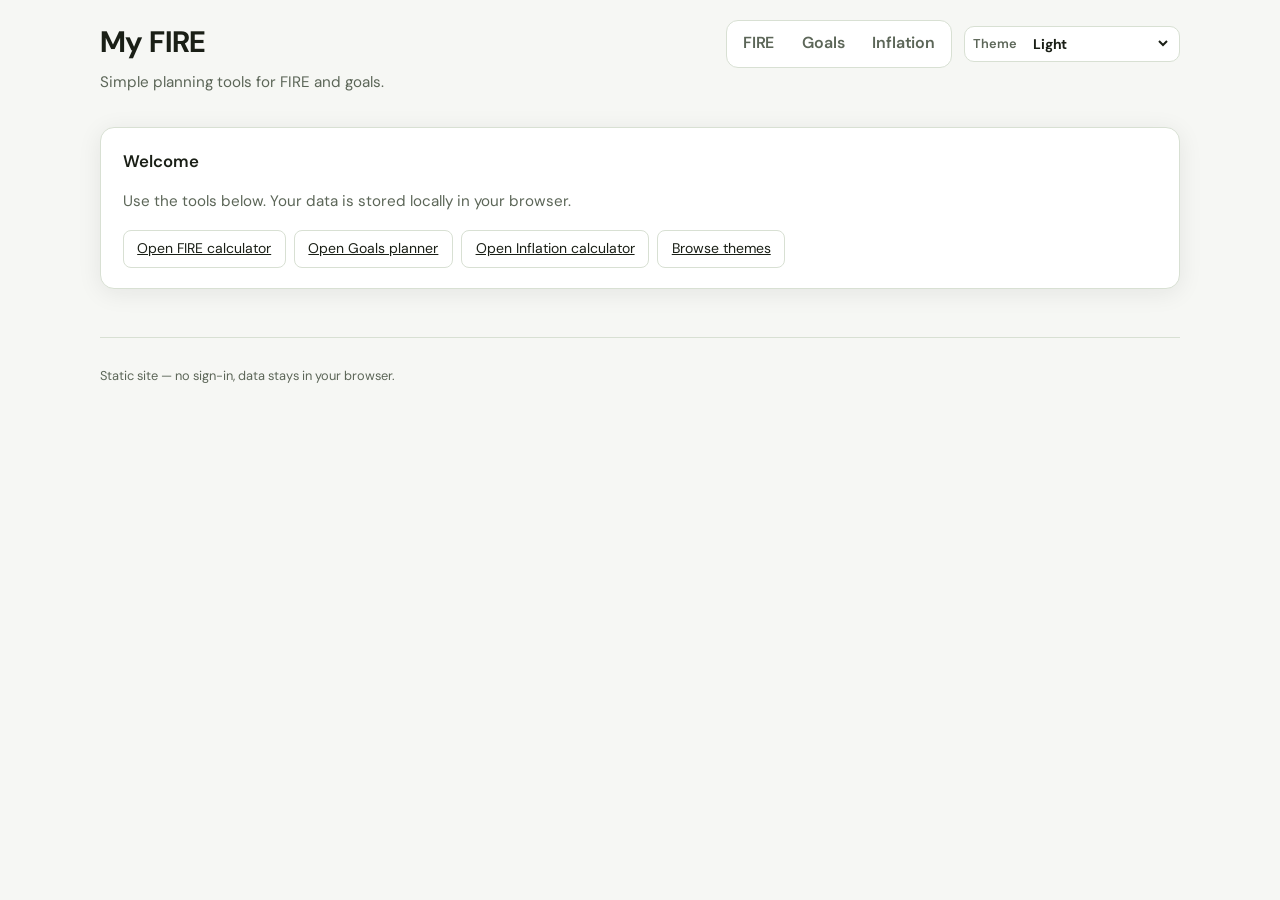
<file: index.html>
<!DOCTYPE html>
<html lang="en">
  <head>
    <meta charset="utf-8" />
    <meta name="viewport" content="width=device-width, initial-scale=1" />
    <meta
      name="description"
      content="FIRE calculator — monthly expenses, inflation, withdrawal rates, and corpus targets (Sheet4 parity)."
    />
    <link rel="canonical" href="https://tobu-aniket.github.io/my-fire/" />
    <title>My FIRE — calculator</title>
    <link rel="preconnect" href="https://fonts.googleapis.com" />
    <link rel="preconnect" href="https://fonts.gstatic.com" crossorigin />
    <link
      href="https://fonts.googleapis.com/css2?family=Comic+Neue:wght@400;700&family=DM+Sans:ital,opsz,wght@0,9..40,400;0,9..40,600;0,9..40,700;1,9..40,400&family=IBM+Plex+Mono:wght@400;500&display=swap"
      rel="stylesheet"
    />
    <link rel="stylesheet" href="css/styles.css" />
  </head>
  <body>
    <a class="skip-link" href="#main">Skip to main content</a>
    <div class="wrap">
      <header class="site-header">
        <div>
          <h1><a class="brand-link" href="index.html">My FIRE</a></h1>
          <p class="lede">Simple planning tools for FIRE and goals.</p>
        </div>
        <div class="header-actions">
          <nav class="nav-links" aria-label="Pages">
            <a class="nav-link" href="fire.html">FIRE</a>
            <a class="nav-link" href="goals.html">Goals</a>
            <a class="nav-link" href="inflation.html">Inflation</a>
          </nav>
          <label class="theme-switch" for="theme-select">
            <span class="theme-switch__label">Theme</span>
            <select id="theme-select" class="theme-switch__select" aria-label="Theme">
              <option value="light">Light</option>
              <option value="dark">Dark</option>
              <option value="vscodeDefault">VS Code (default)</option>
              <option value="vscodeDark">VS Code (dark)</option>
              <option value="oneDarkPro">One Dark Pro</option>
              <option value="funky">Funky</option>
              <option value="ocean">Ocean</option>
              <option value="midnight">Midnight</option>
              <option value="atomOneDark">Atom One Dark</option>
              <option value="morningMystery">Morning Mystery</option>
              <option value="matrix">Matrix</option>
              <option value="winamp">Winamp</option>
              <option value="supernova">Supernova</option>
              <option value="sunrise">Sunrise</option>
              <option value="snowPeak">Snow peak</option>
            </select>
          </label>
        </div>
      </header>

      <main id="main">
        <section class="card">
          <h2>Welcome</h2>
          <p class="lede" style="max-width: 68ch">Use the tools below. Your data is stored locally in your browser.</p>
          <div class="field-actions" style="margin-top: 1rem">
            <a class="btn" href="fire.html">Open FIRE calculator</a>
            <a class="btn" href="goals.html">Open Goals planner</a>
            <a class="btn" href="inflation.html">Open Inflation calculator</a>
            <a class="btn" href="themes.html">Browse themes</a>
          </div>
        </section>
      </main>

      <footer class="site-footer">
        <p>Static site — no sign-in, data stays in your browser.</p>
      </footer>
    </div>
    <script type="module" src="js/home/page.js"></script>
  </body>
</html>
</file>
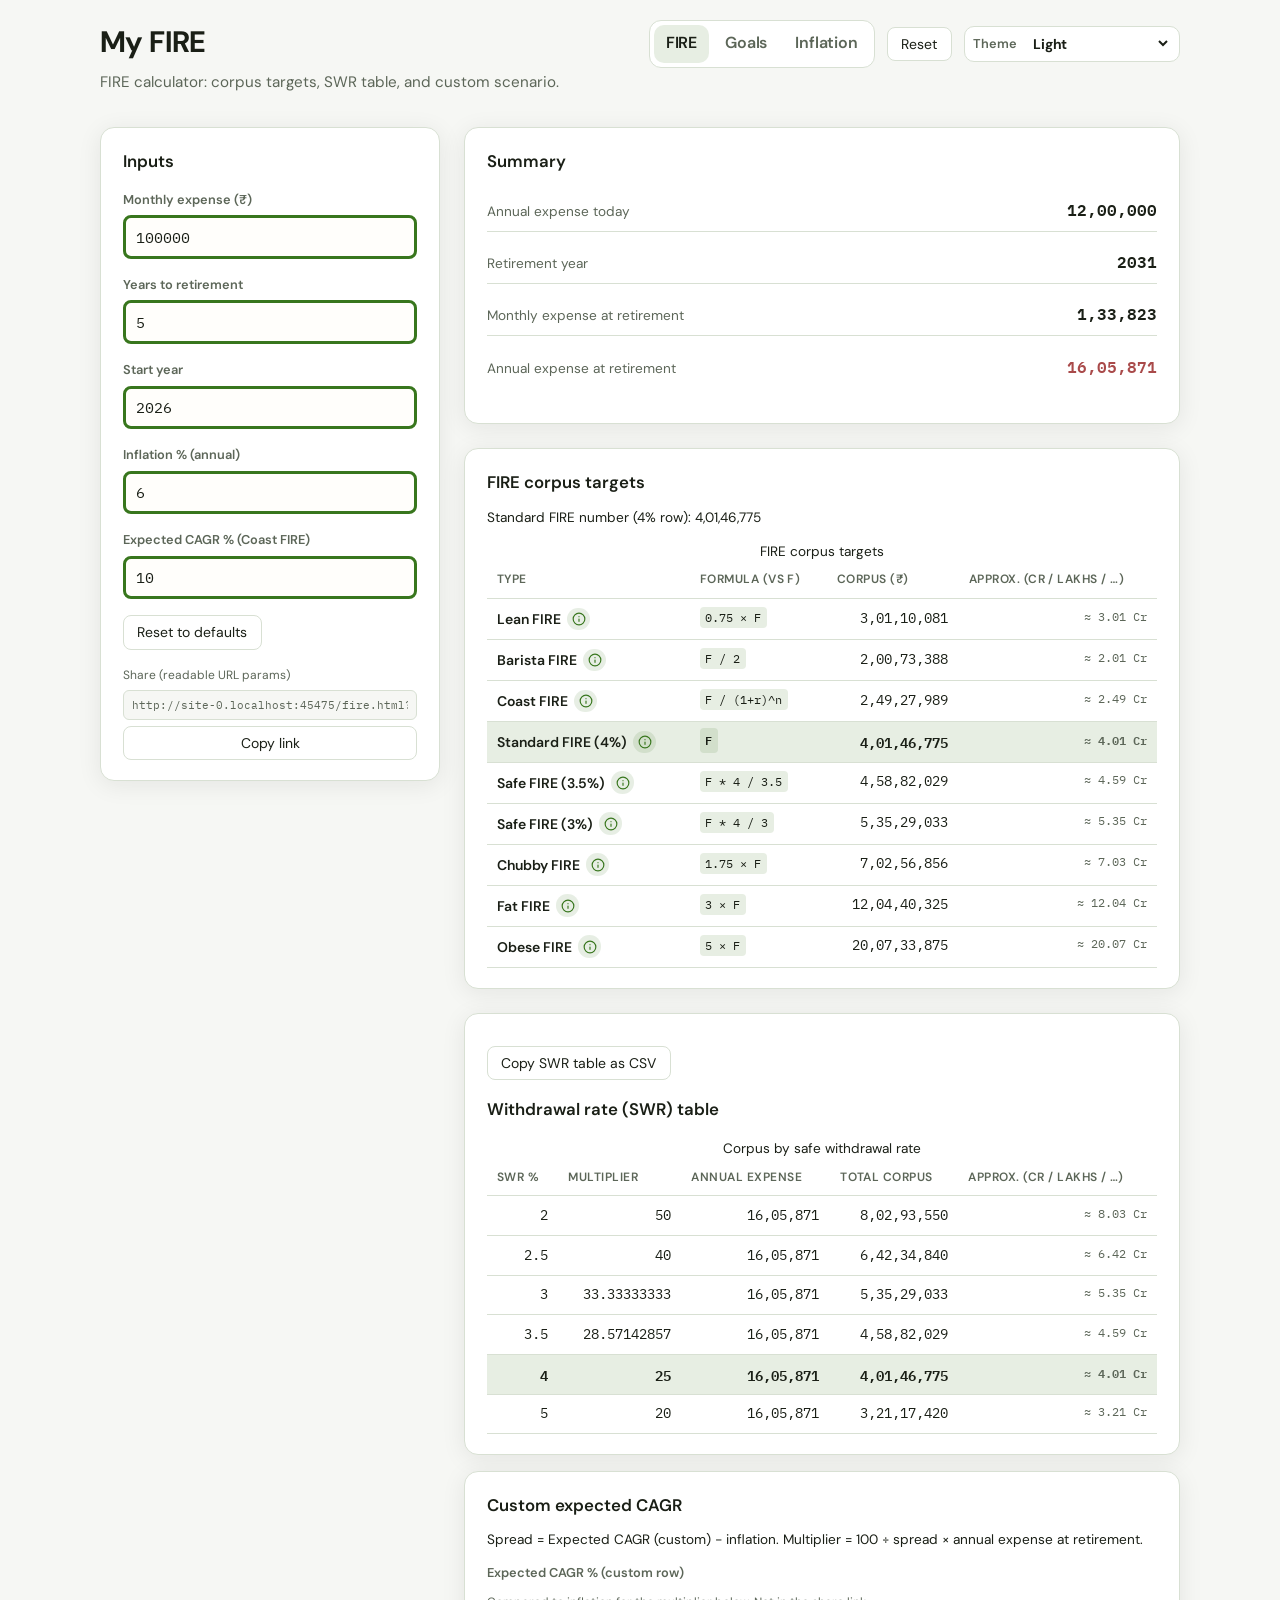
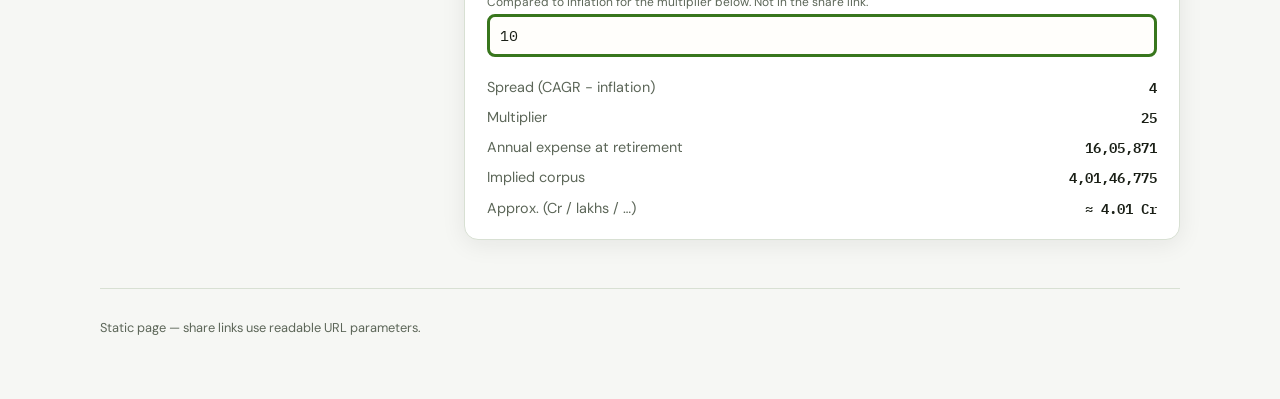
<file: fire.html>
<!DOCTYPE html>
<html lang="en">
  <head>
    <meta charset="utf-8" />
    <meta name="viewport" content="width=device-width, initial-scale=1" />
    <meta
      name="description"
      content="FIRE calculator — monthly expenses, inflation, withdrawal rates, and corpus targets."
    />
    <link rel="canonical" href="https://tobu-aniket.github.io/my-fire/fire.html" />
    <title>My FIRE — FIRE</title>
    <link rel="preconnect" href="https://fonts.googleapis.com" />
    <link rel="preconnect" href="https://fonts.gstatic.com" crossorigin />
    <link
      href="https://fonts.googleapis.com/css2?family=Comic+Neue:wght@400;700&family=DM+Sans:ital,opsz,wght@0,9..40,400;0,9..40,600;0,9..40,700;1,9..40,400&family=IBM+Plex+Mono:wght@400;500&display=swap"
      rel="stylesheet"
    />
    <link rel="stylesheet" href="css/styles.css" />
  </head>
  <body>
    <a class="skip-link" href="#main">Skip to main content</a>
    <div class="wrap">
      <header class="site-header">
        <div>
          <h1><a class="brand-link" href="index.html">My FIRE</a></h1>
          <p class="lede">FIRE calculator: corpus targets, SWR table, and custom scenario.</p>
        </div>
        <div class="header-actions">
          <nav class="nav-links" aria-label="Pages">
            <a class="nav-link nav-link--active" href="fire.html">FIRE</a>
            <a class="nav-link" href="goals.html">Goals</a>
            <a class="nav-link" href="inflation.html">Inflation</a>
          </nav>
          <button type="button" class="btn" id="btn-reset-all" title="Reset to defaults">Reset</button>
          <label class="theme-switch" for="theme-select">
            <span class="theme-switch__label">Theme</span>
            <select id="theme-select" class="theme-switch__select" aria-label="Theme">
              <option value="light">Light</option>
              <option value="dark">Dark</option>
              <option value="vscodeDefault">VS Code (default)</option>
              <option value="vscodeDark">VS Code (dark)</option>
              <option value="oneDarkPro">One Dark Pro</option>
              <option value="funky">Funky</option>
              <option value="ocean">Ocean</option>
              <option value="midnight">Midnight</option>
              <option value="atomOneDark">Atom One Dark</option>
              <option value="morningMystery">Morning Mystery</option>
              <option value="matrix">Matrix</option>
              <option value="winamp">Winamp</option>
              <option value="supernova">Supernova</option>
              <option value="sunrise">Sunrise</option>
              <option value="snowPeak">Snow peak</option>
            </select>
          </label>
        </div>
      </header>

      <main id="main" class="grid-main">
        <section class="card" aria-labelledby="inputs-heading">
          <h2 id="inputs-heading">Inputs</h2>
          <div class="field">
            <label for="in-c2">Monthly expense (₹)</label>
            <input class="input-editable" id="in-c2" type="number" inputmode="decimal" min="0" step="1" required />
          </div>
          <div class="field">
            <label for="in-f2">Years to retirement</label>
            <input class="input-editable" id="in-f2" type="number" inputmode="decimal" min="0" max="80" step="0.1" required />
          </div>
          <div class="field">
            <label for="in-c4">Start year</label>
            <input class="input-editable" id="in-c4" type="number" inputmode="numeric" min="1900" max="2200" step="1" required />
          </div>
          <div class="field">
            <label for="in-f4">Inflation % (annual)</label>
            <input class="input-editable" id="in-f4" type="number" inputmode="decimal" step="0.1" required />
          </div>
          <div class="field">
            <label for="in-f7">Expected CAGR % (Coast FIRE)</label>
            <input class="input-editable" id="in-f7" type="number" inputmode="decimal" step="0.1" required />
          </div>
          <div class="field-actions">
            <button type="button" class="btn" id="btn-reset">Reset to defaults</button>
          </div>
          <div class="share-row">
            <label for="share-link">Share (readable URL params)</label>
            <input id="share-link" class="share-url" type="text" readonly aria-readonly="true" />
            <button type="button" class="btn" id="btn-copy-url">Copy link</button>
          </div>
        </section>

        <div>
          <section class="card" aria-labelledby="summary-heading">
            <h2 id="summary-heading">Summary</h2>
            <dl class="metrics">
              <div class="metric">
                <dt>Annual expense today</dt>
                <dd id="out-c3">—</dd>
              </div>
              <div class="metric">
                <dt>Retirement year</dt>
                <dd id="out-c5">—</dd>
              </div>
              <div class="metric">
                <dt>Monthly expense at retirement</dt>
                <dd id="out-c7">—</dd>
              </div>
              <div class="metric">
                <dt>Annual expense at retirement</dt>
                <dd id="out-c8">—</dd>
              </div>
            </dl>
          </section>

          <section class="card" style="margin-top: 1.5rem" aria-labelledby="fire-heading">
            <h2 id="fire-heading">FIRE corpus targets</h2>
            <p id="std-fire-note" class="hint" style="margin: -0.25rem 0 0.75rem; font-size: 0.85rem"></p>
            <div class="table-wrap table-wrap--fire">
              <table id="fire-table">
                <caption>FIRE corpus targets</caption>
                <thead>
                  <tr>
                    <th scope="col" data-sort="label" aria-sort="none">
                      <button type="button" class="sort-btn">Type</button>
                    </th>
                    <th scope="col" data-sort="formula" aria-sort="none">
                      <button type="button" class="sort-btn">Formula (vs F)</button>
                    </th>
                    <th scope="col" class="num" data-sort="corpus" aria-sort="none">
                      <button type="button" class="sort-btn">Corpus (₹)</button>
                    </th>
                    <th
                      scope="col"
                      class="num"
                      title="Largest Indian unit, up to 2 decimal places"
                      data-sort="approx"
                      aria-sort="none"
                    >
                      <button type="button" class="sort-btn">Approx. (Cr / lakhs / …)</button>
                    </th>
                  </tr>
                </thead>
                <tbody id="fire-tbody"></tbody>
              </table>
            </div>
          </section>

          <section class="card" style="margin-top: 1.5rem" aria-labelledby="swr-heading">
            <div class="toolbar">
              <button type="button" class="btn" id="btn-copy-csv">Copy SWR table as CSV</button>
            </div>
            <h2 id="swr-heading" class="section-title">Withdrawal rate (SWR) table</h2>
            <div class="table-wrap">
              <table>
                <caption>Corpus by safe withdrawal rate</caption>
                <thead>
                  <tr>
                    <th scope="col">SWR %</th>
                    <th scope="col" class="num">Multiplier</th>
                    <th scope="col" class="num">Annual expense</th>
                    <th scope="col" class="num">Total corpus</th>
                    <th scope="col" class="num" title="Largest Indian unit, up to 2 decimal places">
                      Approx. (Cr / lakhs / …)
                    </th>
                  </tr>
                </thead>
                <tbody id="swr-tbody"></tbody>
              </table>
            </div>
          </section>

          <section class="card custom-card" aria-labelledby="custom-heading">
            <h2 id="custom-heading">Custom expected CAGR</h2>
            <p class="hint" style="margin-top: -0.35rem; font-size: 0.85rem">
              Spread = Expected CAGR (custom) − inflation. Multiplier = 100 ÷ spread × annual expense at retirement.
            </p>
            <div class="field field--custom">
              <label for="in-a22">Expected CAGR % (custom row)</label>
              <span class="hint">Compared to inflation for the multiplier below. Not in the share link.</span>
              <input class="input-editable" id="in-a22" type="number" inputmode="decimal" step="0.1" required />
            </div>
            <div id="custom-block" class="custom-grid">
              <div><span>Spread (CAGR − inflation)</span> <span class="mono" id="out-b23">—</span></div>
              <div><span>Multiplier</span> <span class="mono" id="out-c23">—</span></div>
              <div><span>Annual expense at retirement</span> <span class="mono" id="out-d23">—</span></div>
              <div><span>Implied corpus</span> <span class="mono" id="out-e23">—</span></div>
              <div><span>Approx. (Cr / lakhs / …)</span> <span class="mono" id="out-g23">—</span></div>
            </div>
            <div id="custom-warning" class="warning" hidden aria-live="polite"></div>
          </section>
        </div>
      </main>

      <footer class="site-footer">
        <p>Static page — share links use readable URL parameters.</p>
      </footer>
    </div>
    <script type="module" src="js/fire/index.js"></script>
  </body>
</html>
</file>
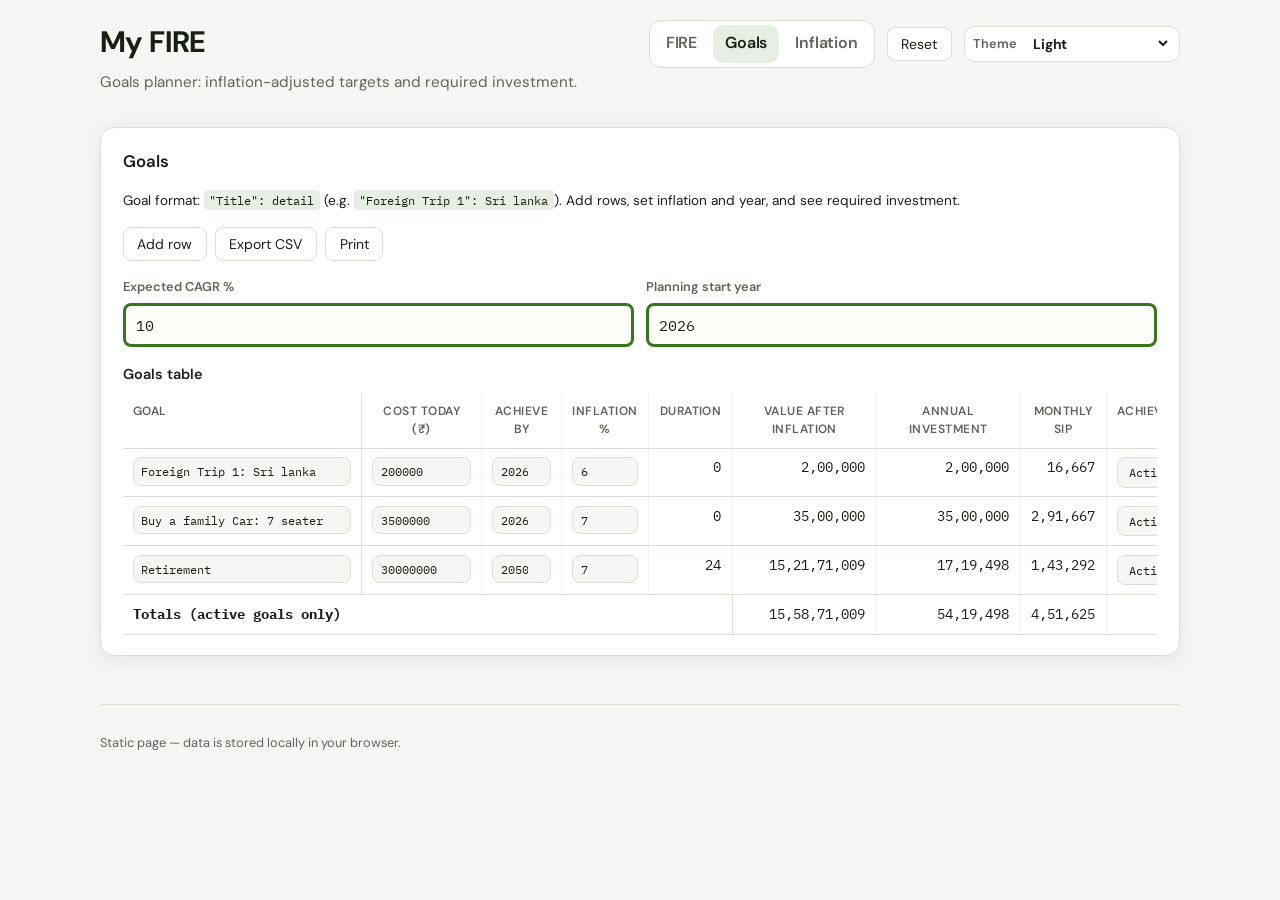
<file: goals.html>
<!DOCTYPE html>
<html lang="en">
  <head>
    <meta charset="utf-8" />
    <meta name="viewport" content="width=device-width, initial-scale=1" />
    <meta name="description" content="Goals planner — inflation-adjusted targets and required SIP." />
    <link rel="canonical" href="https://tobu-aniket.github.io/my-fire/goals.html" />
    <title>My FIRE — Goals</title>
    <link rel="preconnect" href="https://fonts.googleapis.com" />
    <link rel="preconnect" href="https://fonts.gstatic.com" crossorigin />
    <link
      href="https://fonts.googleapis.com/css2?family=Comic+Neue:wght@400;700&family=DM+Sans:ital,opsz,wght@0,9..40,400;0,9..40,600;0,9..40,700;1,9..40,400&family=IBM+Plex+Mono:wght@400;500&display=swap"
      rel="stylesheet"
    />
    <link rel="stylesheet" href="css/styles.css" />
  </head>
  <body>
    <a class="skip-link" href="#main">Skip to main content</a>
    <div class="wrap">
      <header class="site-header">
        <div>
          <h1><a class="brand-link" href="index.html">My FIRE</a></h1>
          <p class="lede">Goals planner: inflation-adjusted targets and required investment.</p>
        </div>
        <div class="header-actions">
          <nav class="nav-links" aria-label="Pages">
            <a class="nav-link" href="fire.html">FIRE</a>
            <a class="nav-link nav-link--active" href="goals.html">Goals</a>
            <a class="nav-link" href="inflation.html">Inflation</a>
          </nav>
          <button type="button" class="btn" id="btn-reset-all" title="Reset to defaults">Reset</button>
          <label class="theme-switch" for="theme-select">
            <span class="theme-switch__label">Theme</span>
            <select id="theme-select" class="theme-switch__select" aria-label="Theme">
              <option value="light">Light</option>
              <option value="dark">Dark</option>
              <option value="vscodeDefault">VS Code (default)</option>
              <option value="vscodeDark">VS Code (dark)</option>
              <option value="oneDarkPro">One Dark Pro</option>
              <option value="funky">Funky</option>
              <option value="ocean">Ocean</option>
              <option value="midnight">Midnight</option>
              <option value="atomOneDark">Atom One Dark</option>
              <option value="morningMystery">Morning Mystery</option>
              <option value="matrix">Matrix</option>
              <option value="winamp">Winamp</option>
              <option value="supernova">Supernova</option>
              <option value="sunrise">Sunrise</option>
              <option value="snowPeak">Snow peak</option>
            </select>
          </label>
        </div>
      </header>

      <main id="main">
        <section class="card" aria-labelledby="goals-heading">
          <div class="goals-head">
            <div>
              <h2 id="goals-heading">Goals</h2>
              <p class="hint" style="margin: 0.25rem 0 0; font-size: 0.85rem">
                Goal format: <code>"Title": detail</code> (e.g. <code>"Foreign Trip 1": Sri lanka</code>). Add rows, set inflation and year, and see required investment.
              </p>
            </div>
            <div class="goals-actions">
              <button type="button" class="btn" id="goals-add-row">Add row</button>
              <button type="button" class="btn" id="goals-export-csv">Export CSV</button>
              <button type="button" class="btn" id="goals-print">Print</button>
            </div>
          </div>

          <div class="goals-controls">
            <div class="field" style="margin: 0">
              <label for="goals-cagr">Expected CAGR %</label>
              <input class="input-editable" id="goals-cagr" type="number" inputmode="decimal" step="0.1" value="10" required />
            </div>
            <div class="field" style="margin: 0">
              <label for="goals-start-year">Planning start year</label>
              <input class="input-editable" id="goals-start-year" type="number" inputmode="numeric" step="1" min="1990" max="2100" value="2026" required />
            </div>
          </div>

          <div class="table-wrap">
            <div class="table-caption" id="goals-table-caption">Goals table</div>
            <table id="goals-table" aria-label="Goals table">
              <thead>
                <tr>
                  <th scope="col" class="col-goal" data-sort="goalCombined" aria-sort="none"><button type="button" class="sort-btn">Goal</button></th>
                  <th scope="col" class="num" data-sort="costToday" aria-sort="none"><button type="button" class="sort-btn">Cost today (₹)</button></th>
                  <th scope="col" class="num" data-sort="achieveByYear" aria-sort="none"><button type="button" class="sort-btn">Achieve by</button></th>
                  <th scope="col" class="num col-inflation" data-sort="segmentInflationPct" aria-sort="none"><button type="button" class="sort-btn">Inflation %</button></th>
                  <th scope="col" class="num col-duration" data-sort="durationYears" aria-sort="none"><button type="button" class="sort-btn">Duration</button></th>
                  <th scope="col" class="num" data-sort="valueAfterInflation" aria-sort="none"><button type="button" class="sort-btn">Value after inflation</button></th>
                  <th scope="col" class="num" data-sort="annualInvestment" aria-sort="none"><button type="button" class="sort-btn">Annual investment</button></th>
                  <th scope="col" class="num" data-sort="monthlySip" aria-sort="none"><button type="button" class="sort-btn">Monthly SIP</button></th>
                  <th scope="col" data-sort="goalStatus" aria-sort="none">
                    <button type="button" class="sort-btn">Achieved / Not my goal</button>
                  </th>
                  <th scope="col" class="col-actions" title="Actions">🗑</th>
                </tr>
              </thead>
              <tbody id="goals-tbody"></tbody>
              <tfoot>
                <tr>
                  <td colspan="5" class="num"><strong>Totals (active goals only)</strong></td>
                  <td class="num" id="goals-sum-value">—</td>
                  <td class="num" id="goals-sum-annual">—</td>
                  <td class="num" id="goals-sum-monthly">—</td>
                  <td colspan="2"></td>
                </tr>
              </tfoot>
            </table>
          </div>
        </section>
      </main>

      <footer class="site-footer">
        <p>Static page — data is stored locally in your browser.</p>
      </footer>
    </div>
    <script type="module" src="js/goals/page.js"></script>
  </body>
</html>
</file>
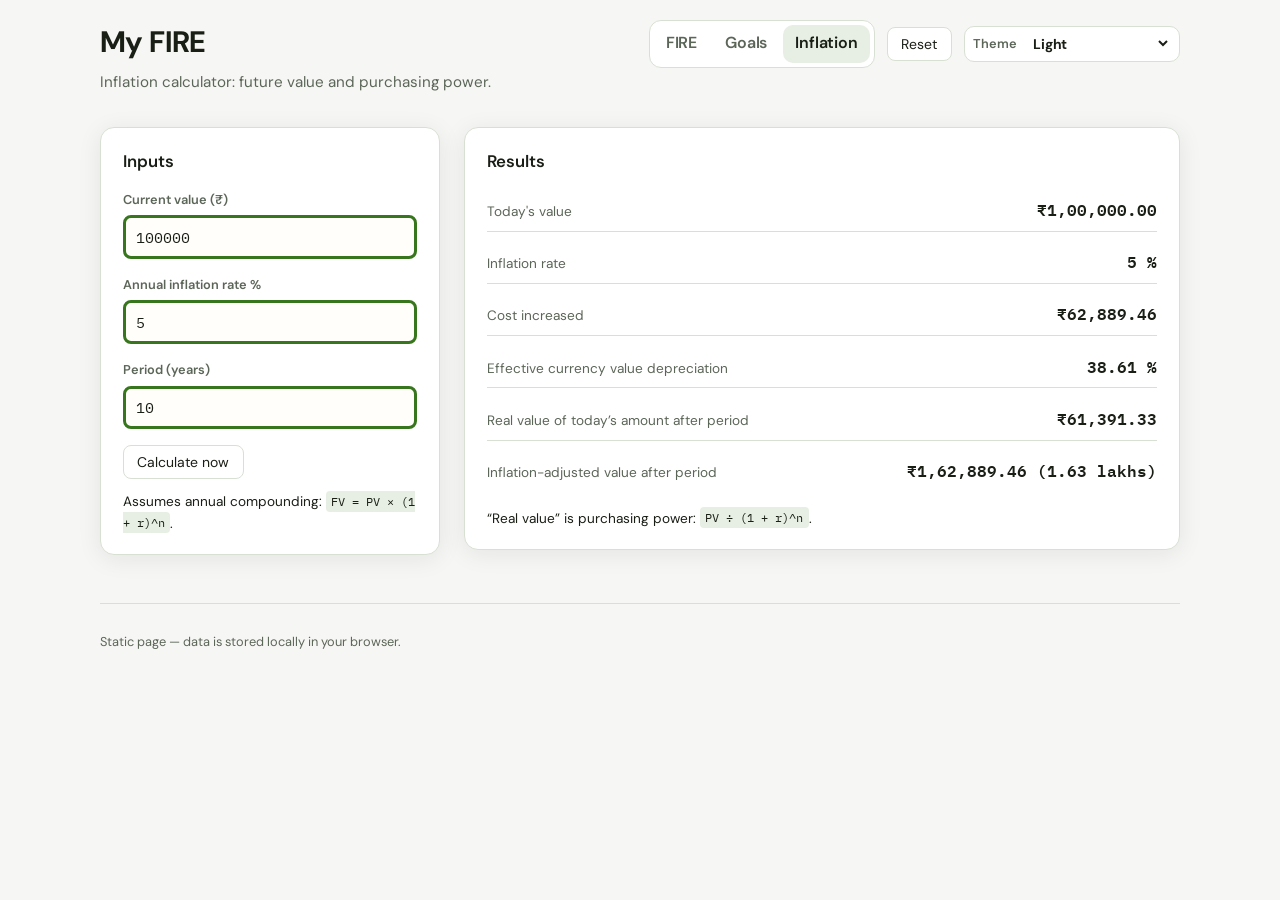
<file: inflation.html>
<!DOCTYPE html>
<html lang="en">
  <head>
    <meta charset="utf-8" />
    <meta name="viewport" content="width=device-width, initial-scale=1" />
    <meta name="description" content="Inflation calculator — future value, purchasing power, and depreciation." />
    <link rel="canonical" href="https://tobu-aniket.github.io/my-fire/inflation.html" />
    <title>My FIRE — Inflation</title>
    <link rel="preconnect" href="https://fonts.googleapis.com" />
    <link rel="preconnect" href="https://fonts.gstatic.com" crossorigin />
    <link
      href="https://fonts.googleapis.com/css2?family=Comic+Neue:wght@400;700&family=DM+Sans:ital,opsz,wght@0,9..40,400;0,9..40,600;0,9..40,700;1,9..40,400&family=IBM+Plex+Mono:wght@400;500&display=swap"
      rel="stylesheet"
    />
    <link rel="stylesheet" href="css/styles.css" />
  </head>
  <body>
    <a class="skip-link" href="#main">Skip to main content</a>
    <div class="wrap">
      <header class="site-header">
        <div>
          <h1><a class="brand-link" href="index.html">My FIRE</a></h1>
          <p class="lede">Inflation calculator: future value and purchasing power.</p>
        </div>
        <div class="header-actions">
          <nav class="nav-links" aria-label="Pages">
            <a class="nav-link" href="fire.html">FIRE</a>
            <a class="nav-link" href="goals.html">Goals</a>
            <a class="nav-link nav-link--active" href="inflation.html">Inflation</a>
          </nav>
          <button type="button" class="btn" id="btn-reset-all" title="Reset to defaults">Reset</button>
          <label class="theme-switch" for="theme-select">
            <span class="theme-switch__label">Theme</span>
            <select id="theme-select" class="theme-switch__select" aria-label="Theme">
              <option value="light">Light</option>
              <option value="dark">Dark</option>
              <option value="vscodeDefault">VS Code (default)</option>
              <option value="vscodeDark">VS Code (dark)</option>
              <option value="oneDarkPro">One Dark Pro</option>
              <option value="funky">Funky</option>
              <option value="ocean">Ocean</option>
              <option value="midnight">Midnight</option>
              <option value="atomOneDark">Atom One Dark</option>
              <option value="morningMystery">Morning Mystery</option>
              <option value="matrix">Matrix</option>
              <option value="winamp">Winamp</option>
              <option value="supernova">Supernova</option>
              <option value="sunrise">Sunrise</option>
              <option value="snowPeak">Snow peak</option>
            </select>
          </label>
        </div>
      </header>

      <main id="main" class="grid-main">
        <section class="card" aria-labelledby="inflation-inputs">
          <h2 id="inflation-inputs">Inputs</h2>

          <div class="field">
            <label for="inf-current">Current value (₹)</label>
            <input class="input-editable" id="inf-current" type="number" inputmode="decimal" min="0" step="1" required />
          </div>

          <div class="field">
            <label for="inf-rate">Annual inflation rate %</label>
            <input class="input-editable" id="inf-rate" type="number" inputmode="decimal" step="0.1" required />
          </div>

          <div class="field">
            <label for="inf-years">Period (years)</label>
            <input class="input-editable" id="inf-years" type="number" inputmode="decimal" min="0" step="0.5" required />
          </div>

          <div class="field-actions">
            <button type="button" class="btn" id="inf-calc">Calculate now</button>
          </div>

          <p class="hint" style="margin: 0.75rem 0 0; font-size: 0.85rem">
            Assumes annual compounding: <code>FV = PV × (1 + r)^n</code>.
          </p>
        </section>

        <section class="card" aria-labelledby="inflation-results">
          <h2 id="inflation-results">Results</h2>

          <dl class="metrics">
            <div class="metric">
              <dt>Today's value</dt>
              <dd id="out-inf-today">—</dd>
            </div>
            <div class="metric">
              <dt>Inflation rate</dt>
              <dd id="out-inf-rate">—</dd>
            </div>
            <div class="metric">
              <dt>Cost increased</dt>
              <dd id="out-inf-increase">—</dd>
            </div>
            <div class="metric">
              <dt>Effective currency value depreciation</dt>
              <dd id="out-inf-depr">—</dd>
            </div>
            <div class="metric">
              <dt>Real value of today’s amount after period</dt>
              <dd id="out-inf-real">—</dd>
            </div>
            <div class="metric">
              <dt>Inflation-adjusted value after period</dt>
              <dd id="out-inf-fv">—</dd>
            </div>
          </dl>

          <p class="hint" style="margin: 0.75rem 0 0; font-size: 0.85rem">
            “Real value” is purchasing power: <code>PV ÷ (1 + r)^n</code>.
          </p>
        </section>
      </main>

      <footer class="site-footer">
        <p>Static page — data is stored locally in your browser.</p>
      </footer>
    </div>
    <script type="module" src="js/inflation/page.js"></script>
  </body>
</html>
</file>
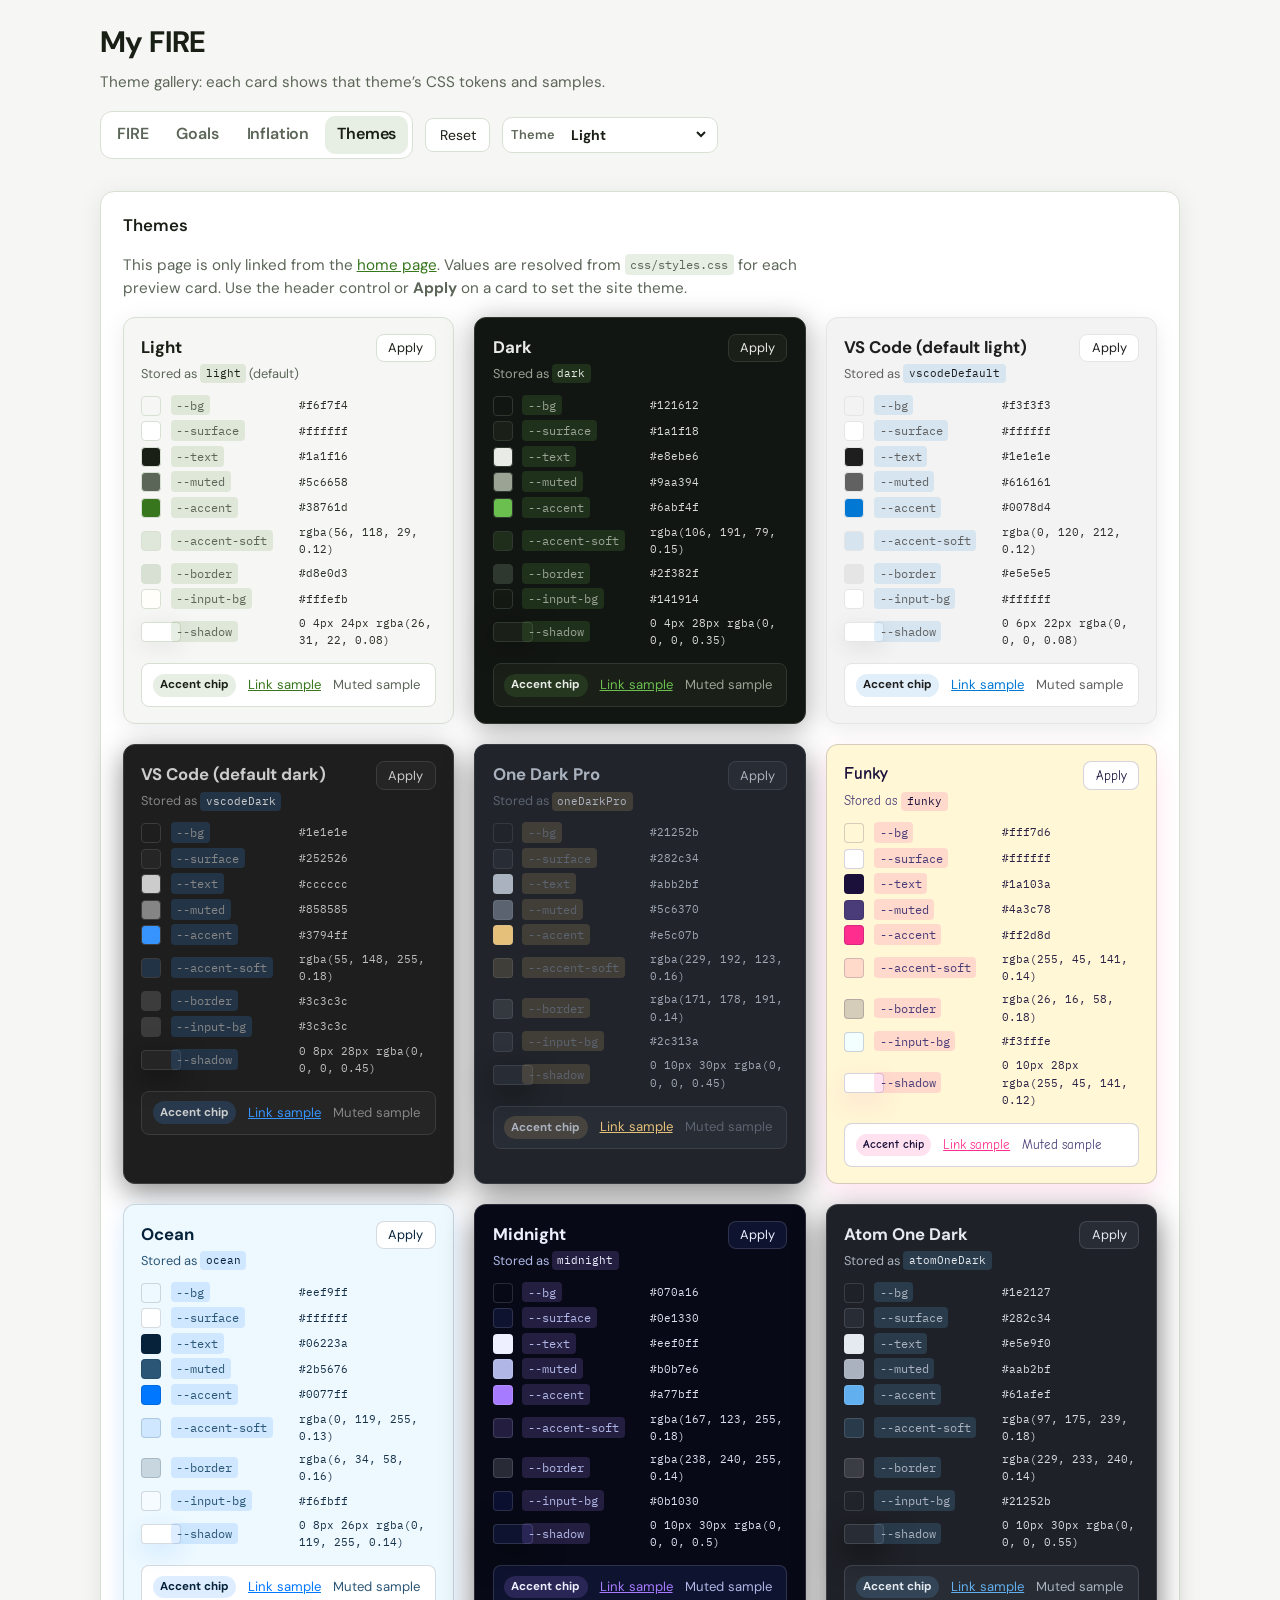
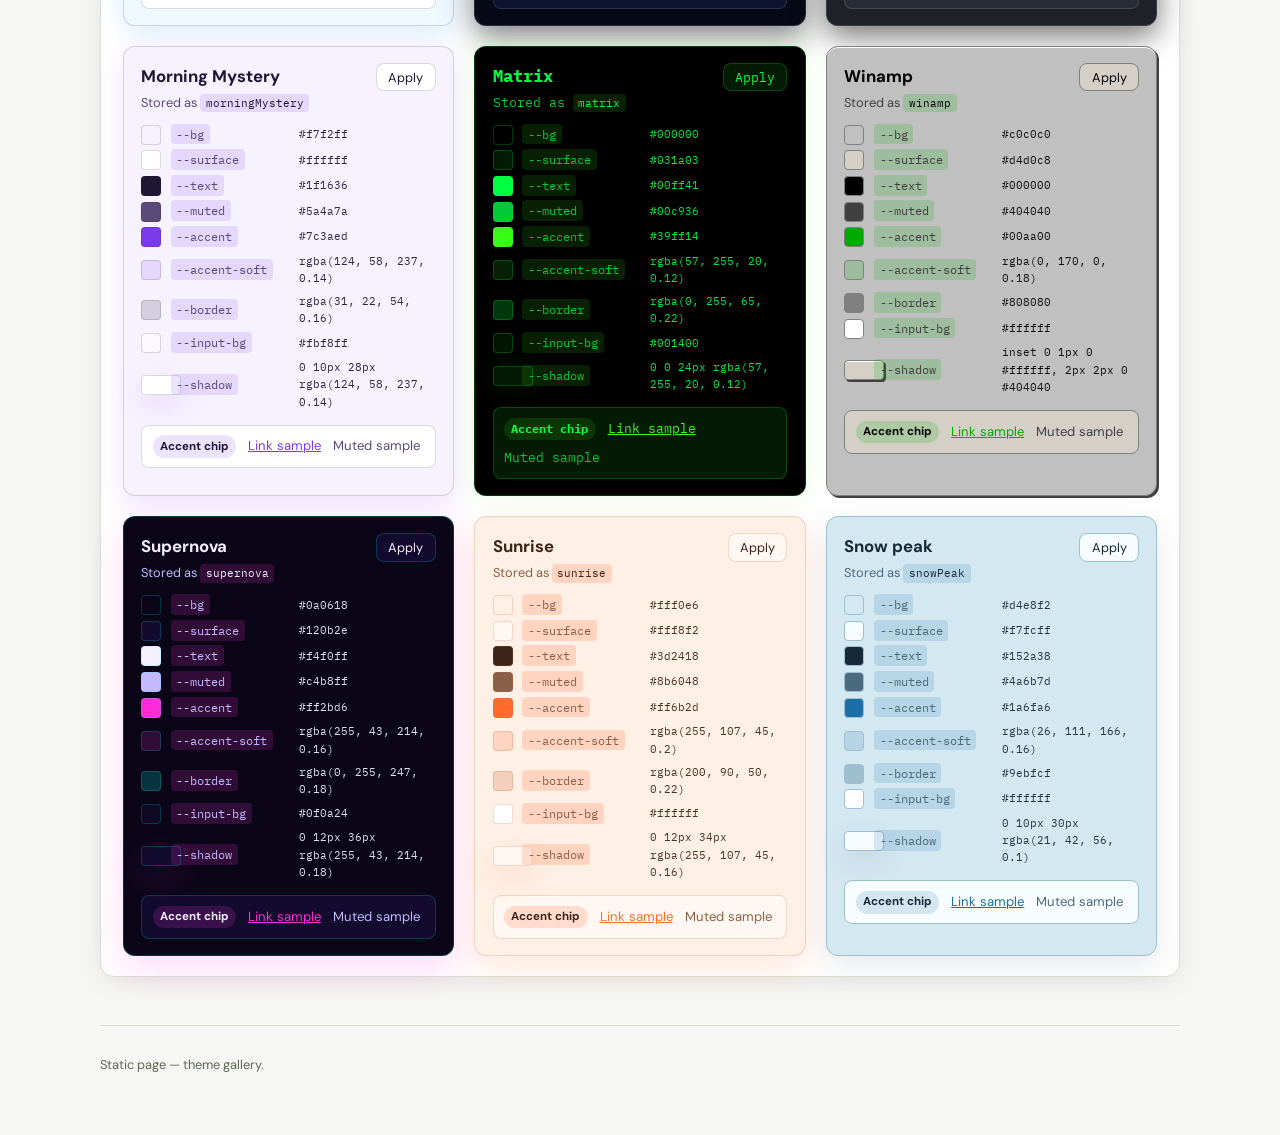
<file: themes.html>
<!DOCTYPE html>
<html lang="en">
  <head>
    <meta charset="utf-8" />
    <meta name="viewport" content="width=device-width, initial-scale=1" />
    <meta name="description" content="Read-only gallery of My FIRE UI themes and CSS color tokens." />
    <link rel="canonical" href="https://tobu-aniket.github.io/my-fire/themes.html" />
    <title>My FIRE — Themes</title>
    <link rel="preconnect" href="https://fonts.googleapis.com" />
    <link rel="preconnect" href="https://fonts.gstatic.com" crossorigin />
    <link
      href="https://fonts.googleapis.com/css2?family=Comic+Neue:wght@400;700&family=DM+Sans:ital,opsz,wght@0,9..40,400;0,9..40,600;0,9..40,700;1,9..40,400&family=IBM+Plex+Mono:wght@400;500&display=swap"
      rel="stylesheet"
    />
    <link rel="stylesheet" href="css/styles.css" />
  </head>
  <body>
    <a class="skip-link" href="#main">Skip to main content</a>
    <div class="wrap">
      <header class="site-header">
        <div>
          <h1><a class="brand-link" href="index.html">My FIRE</a></h1>
          <p class="lede">Theme gallery: each card shows that theme’s CSS tokens and samples.</p>
        </div>
        <div class="header-actions">
          <nav class="nav-links" aria-label="Pages">
            <a class="nav-link" href="fire.html">FIRE</a>
            <a class="nav-link" href="goals.html">Goals</a>
            <a class="nav-link" href="inflation.html">Inflation</a>
            <span class="nav-link nav-link--active" aria-current="page">Themes</span>
          </nav>
          <button type="button" class="btn" id="btn-reset-all" title="Reset to defaults">Reset</button>
          <label class="theme-switch" for="theme-select">
            <span class="theme-switch__label">Theme</span>
            <select id="theme-select" class="theme-switch__select" aria-label="Theme">
              <option value="light">Light</option>
              <option value="dark">Dark</option>
              <option value="vscodeDefault">VS Code (default)</option>
              <option value="vscodeDark">VS Code (dark)</option>
              <option value="oneDarkPro">One Dark Pro</option>
              <option value="funky">Funky</option>
              <option value="ocean">Ocean</option>
              <option value="midnight">Midnight</option>
              <option value="atomOneDark">Atom One Dark</option>
              <option value="morningMystery">Morning Mystery</option>
              <option value="matrix">Matrix</option>
              <option value="winamp">Winamp</option>
              <option value="supernova">Supernova</option>
              <option value="sunrise">Sunrise</option>
              <option value="snowPeak">Snow peak</option>
            </select>
          </label>
        </div>
      </header>

      <main id="main">
        <section class="card" aria-labelledby="themes-heading">
          <h2 id="themes-heading">Themes</h2>
          <p class="themes-intro">
            This page is only linked from the <a href="index.html">home page</a>. Values are resolved from
            <code>css/styles.css</code> for each preview card. Use the header control or <strong>Apply</strong> on a card
            to set the site theme.
          </p>

          <div class="themes-grid">
            <article class="theme-scheme-card" data-theme="light" aria-labelledby="theme-light-title">
              <header class="theme-scheme-card__header">
                <h2 id="theme-light-title">Light</h2>
                <p class="theme-scheme-card__hint">Stored as <code>light</code> (default)</p>
              </header>
              <ul class="theme-token-list" role="list">
                <li class="theme-token-list__item">
                  <span class="theme-token-list__swatch" style="background: var(--bg)" aria-hidden="true"></span>
                  <span class="theme-token-list__name"><code>--bg</code></span>
                  <span class="theme-token-list__value" data-token="--bg"></span>
                </li>
                <li class="theme-token-list__item">
                  <span class="theme-token-list__swatch" style="background: var(--surface)" aria-hidden="true"></span>
                  <span class="theme-token-list__name"><code>--surface</code></span>
                  <span class="theme-token-list__value" data-token="--surface"></span>
                </li>
                <li class="theme-token-list__item">
                  <span class="theme-token-list__swatch" style="background: var(--text)" aria-hidden="true"></span>
                  <span class="theme-token-list__name"><code>--text</code></span>
                  <span class="theme-token-list__value" data-token="--text"></span>
                </li>
                <li class="theme-token-list__item">
                  <span class="theme-token-list__swatch" style="background: var(--muted)" aria-hidden="true"></span>
                  <span class="theme-token-list__name"><code>--muted</code></span>
                  <span class="theme-token-list__value" data-token="--muted"></span>
                </li>
                <li class="theme-token-list__item">
                  <span class="theme-token-list__swatch" style="background: var(--accent)" aria-hidden="true"></span>
                  <span class="theme-token-list__name"><code>--accent</code></span>
                  <span class="theme-token-list__value" data-token="--accent"></span>
                </li>
                <li class="theme-token-list__item">
                  <span class="theme-token-list__swatch" style="background: var(--accent-soft)" aria-hidden="true"></span>
                  <span class="theme-token-list__name"><code>--accent-soft</code></span>
                  <span class="theme-token-list__value" data-token="--accent-soft"></span>
                </li>
                <li class="theme-token-list__item">
                  <span class="theme-token-list__swatch" style="background: var(--border)" aria-hidden="true"></span>
                  <span class="theme-token-list__name"><code>--border</code></span>
                  <span class="theme-token-list__value" data-token="--border"></span>
                </li>
                <li class="theme-token-list__item">
                  <span class="theme-token-list__swatch" style="background: var(--input-bg)" aria-hidden="true"></span>
                  <span class="theme-token-list__name"><code>--input-bg</code></span>
                  <span class="theme-token-list__value" data-token="--input-bg"></span>
                </li>
                <li class="theme-token-list__item">
                  <span class="theme-token-list__swatch theme-scheme-sample__shadow" aria-hidden="true"></span>
                  <span class="theme-token-list__name"><code>--shadow</code></span>
                  <span class="theme-token-list__value" data-token="--shadow"></span>
                </li>
              </ul>
              <div class="theme-scheme-sample">
                <span class="theme-scheme-sample__pill">Accent chip</span>
                <a href="#">Link sample</a>
                <span class="theme-scheme-sample__muted">Muted sample</span>
              </div>
            </article>

            <article class="theme-scheme-card" data-theme="dark" aria-labelledby="theme-dark-title">
              <header class="theme-scheme-card__header">
                <h2 id="theme-dark-title">Dark</h2>
                <p class="theme-scheme-card__hint">Stored as <code>dark</code></p>
              </header>
              <ul class="theme-token-list" role="list">
                <li class="theme-token-list__item">
                  <span class="theme-token-list__swatch" style="background: var(--bg)" aria-hidden="true"></span>
                  <span class="theme-token-list__name"><code>--bg</code></span>
                  <span class="theme-token-list__value" data-token="--bg"></span>
                </li>
                <li class="theme-token-list__item">
                  <span class="theme-token-list__swatch" style="background: var(--surface)" aria-hidden="true"></span>
                  <span class="theme-token-list__name"><code>--surface</code></span>
                  <span class="theme-token-list__value" data-token="--surface"></span>
                </li>
                <li class="theme-token-list__item">
                  <span class="theme-token-list__swatch" style="background: var(--text)" aria-hidden="true"></span>
                  <span class="theme-token-list__name"><code>--text</code></span>
                  <span class="theme-token-list__value" data-token="--text"></span>
                </li>
                <li class="theme-token-list__item">
                  <span class="theme-token-list__swatch" style="background: var(--muted)" aria-hidden="true"></span>
                  <span class="theme-token-list__name"><code>--muted</code></span>
                  <span class="theme-token-list__value" data-token="--muted"></span>
                </li>
                <li class="theme-token-list__item">
                  <span class="theme-token-list__swatch" style="background: var(--accent)" aria-hidden="true"></span>
                  <span class="theme-token-list__name"><code>--accent</code></span>
                  <span class="theme-token-list__value" data-token="--accent"></span>
                </li>
                <li class="theme-token-list__item">
                  <span class="theme-token-list__swatch" style="background: var(--accent-soft)" aria-hidden="true"></span>
                  <span class="theme-token-list__name"><code>--accent-soft</code></span>
                  <span class="theme-token-list__value" data-token="--accent-soft"></span>
                </li>
                <li class="theme-token-list__item">
                  <span class="theme-token-list__swatch" style="background: var(--border)" aria-hidden="true"></span>
                  <span class="theme-token-list__name"><code>--border</code></span>
                  <span class="theme-token-list__value" data-token="--border"></span>
                </li>
                <li class="theme-token-list__item">
                  <span class="theme-token-list__swatch" style="background: var(--input-bg)" aria-hidden="true"></span>
                  <span class="theme-token-list__name"><code>--input-bg</code></span>
                  <span class="theme-token-list__value" data-token="--input-bg"></span>
                </li>
                <li class="theme-token-list__item">
                  <span class="theme-token-list__swatch theme-scheme-sample__shadow" aria-hidden="true"></span>
                  <span class="theme-token-list__name"><code>--shadow</code></span>
                  <span class="theme-token-list__value" data-token="--shadow"></span>
                </li>
              </ul>
              <div class="theme-scheme-sample">
                <span class="theme-scheme-sample__pill">Accent chip</span>
                <a href="#">Link sample</a>
                <span class="theme-scheme-sample__muted">Muted sample</span>
              </div>
            </article>

            <article class="theme-scheme-card" data-theme="vscodeDefault" aria-labelledby="theme-vscode-default-title">
              <header class="theme-scheme-card__header">
                <h2 id="theme-vscode-default-title">VS Code (default light)</h2>
                <p class="theme-scheme-card__hint">Stored as <code>vscodeDefault</code></p>
              </header>
              <ul class="theme-token-list" role="list">
                <li class="theme-token-list__item">
                  <span class="theme-token-list__swatch" style="background: var(--bg)" aria-hidden="true"></span>
                  <span class="theme-token-list__name"><code>--bg</code></span>
                  <span class="theme-token-list__value" data-token="--bg"></span>
                </li>
                <li class="theme-token-list__item">
                  <span class="theme-token-list__swatch" style="background: var(--surface)" aria-hidden="true"></span>
                  <span class="theme-token-list__name"><code>--surface</code></span>
                  <span class="theme-token-list__value" data-token="--surface"></span>
                </li>
                <li class="theme-token-list__item">
                  <span class="theme-token-list__swatch" style="background: var(--text)" aria-hidden="true"></span>
                  <span class="theme-token-list__name"><code>--text</code></span>
                  <span class="theme-token-list__value" data-token="--text"></span>
                </li>
                <li class="theme-token-list__item">
                  <span class="theme-token-list__swatch" style="background: var(--muted)" aria-hidden="true"></span>
                  <span class="theme-token-list__name"><code>--muted</code></span>
                  <span class="theme-token-list__value" data-token="--muted"></span>
                </li>
                <li class="theme-token-list__item">
                  <span class="theme-token-list__swatch" style="background: var(--accent)" aria-hidden="true"></span>
                  <span class="theme-token-list__name"><code>--accent</code></span>
                  <span class="theme-token-list__value" data-token="--accent"></span>
                </li>
                <li class="theme-token-list__item">
                  <span class="theme-token-list__swatch" style="background: var(--accent-soft)" aria-hidden="true"></span>
                  <span class="theme-token-list__name"><code>--accent-soft</code></span>
                  <span class="theme-token-list__value" data-token="--accent-soft"></span>
                </li>
                <li class="theme-token-list__item">
                  <span class="theme-token-list__swatch" style="background: var(--border)" aria-hidden="true"></span>
                  <span class="theme-token-list__name"><code>--border</code></span>
                  <span class="theme-token-list__value" data-token="--border"></span>
                </li>
                <li class="theme-token-list__item">
                  <span class="theme-token-list__swatch" style="background: var(--input-bg)" aria-hidden="true"></span>
                  <span class="theme-token-list__name"><code>--input-bg</code></span>
                  <span class="theme-token-list__value" data-token="--input-bg"></span>
                </li>
                <li class="theme-token-list__item">
                  <span class="theme-token-list__swatch theme-scheme-sample__shadow" aria-hidden="true"></span>
                  <span class="theme-token-list__name"><code>--shadow</code></span>
                  <span class="theme-token-list__value" data-token="--shadow"></span>
                </li>
              </ul>
              <div class="theme-scheme-sample">
                <span class="theme-scheme-sample__pill">Accent chip</span>
                <a href="#">Link sample</a>
                <span class="theme-scheme-sample__muted">Muted sample</span>
              </div>
            </article>

            <article class="theme-scheme-card" data-theme="vscodeDark" aria-labelledby="theme-vscode-dark-title">
              <header class="theme-scheme-card__header">
                <h2 id="theme-vscode-dark-title">VS Code (default dark)</h2>
                <p class="theme-scheme-card__hint">Stored as <code>vscodeDark</code></p>
              </header>
              <ul class="theme-token-list" role="list">
                <li class="theme-token-list__item">
                  <span class="theme-token-list__swatch" style="background: var(--bg)" aria-hidden="true"></span>
                  <span class="theme-token-list__name"><code>--bg</code></span>
                  <span class="theme-token-list__value" data-token="--bg"></span>
                </li>
                <li class="theme-token-list__item">
                  <span class="theme-token-list__swatch" style="background: var(--surface)" aria-hidden="true"></span>
                  <span class="theme-token-list__name"><code>--surface</code></span>
                  <span class="theme-token-list__value" data-token="--surface"></span>
                </li>
                <li class="theme-token-list__item">
                  <span class="theme-token-list__swatch" style="background: var(--text)" aria-hidden="true"></span>
                  <span class="theme-token-list__name"><code>--text</code></span>
                  <span class="theme-token-list__value" data-token="--text"></span>
                </li>
                <li class="theme-token-list__item">
                  <span class="theme-token-list__swatch" style="background: var(--muted)" aria-hidden="true"></span>
                  <span class="theme-token-list__name"><code>--muted</code></span>
                  <span class="theme-token-list__value" data-token="--muted"></span>
                </li>
                <li class="theme-token-list__item">
                  <span class="theme-token-list__swatch" style="background: var(--accent)" aria-hidden="true"></span>
                  <span class="theme-token-list__name"><code>--accent</code></span>
                  <span class="theme-token-list__value" data-token="--accent"></span>
                </li>
                <li class="theme-token-list__item">
                  <span class="theme-token-list__swatch" style="background: var(--accent-soft)" aria-hidden="true"></span>
                  <span class="theme-token-list__name"><code>--accent-soft</code></span>
                  <span class="theme-token-list__value" data-token="--accent-soft"></span>
                </li>
                <li class="theme-token-list__item">
                  <span class="theme-token-list__swatch" style="background: var(--border)" aria-hidden="true"></span>
                  <span class="theme-token-list__name"><code>--border</code></span>
                  <span class="theme-token-list__value" data-token="--border"></span>
                </li>
                <li class="theme-token-list__item">
                  <span class="theme-token-list__swatch" style="background: var(--input-bg)" aria-hidden="true"></span>
                  <span class="theme-token-list__name"><code>--input-bg</code></span>
                  <span class="theme-token-list__value" data-token="--input-bg"></span>
                </li>
                <li class="theme-token-list__item">
                  <span class="theme-token-list__swatch theme-scheme-sample__shadow" aria-hidden="true"></span>
                  <span class="theme-token-list__name"><code>--shadow</code></span>
                  <span class="theme-token-list__value" data-token="--shadow"></span>
                </li>
              </ul>
              <div class="theme-scheme-sample">
                <span class="theme-scheme-sample__pill">Accent chip</span>
                <a href="#">Link sample</a>
                <span class="theme-scheme-sample__muted">Muted sample</span>
              </div>
            </article>

            <article class="theme-scheme-card" data-theme="oneDarkPro" aria-labelledby="theme-one-dark-pro-title">
              <header class="theme-scheme-card__header">
                <h2 id="theme-one-dark-pro-title">One Dark Pro</h2>
                <p class="theme-scheme-card__hint">Stored as <code>oneDarkPro</code></p>
              </header>
              <ul class="theme-token-list" role="list">
                <li class="theme-token-list__item">
                  <span class="theme-token-list__swatch" style="background: var(--bg)" aria-hidden="true"></span>
                  <span class="theme-token-list__name"><code>--bg</code></span>
                  <span class="theme-token-list__value" data-token="--bg"></span>
                </li>
                <li class="theme-token-list__item">
                  <span class="theme-token-list__swatch" style="background: var(--surface)" aria-hidden="true"></span>
                  <span class="theme-token-list__name"><code>--surface</code></span>
                  <span class="theme-token-list__value" data-token="--surface"></span>
                </li>
                <li class="theme-token-list__item">
                  <span class="theme-token-list__swatch" style="background: var(--text)" aria-hidden="true"></span>
                  <span class="theme-token-list__name"><code>--text</code></span>
                  <span class="theme-token-list__value" data-token="--text"></span>
                </li>
                <li class="theme-token-list__item">
                  <span class="theme-token-list__swatch" style="background: var(--muted)" aria-hidden="true"></span>
                  <span class="theme-token-list__name"><code>--muted</code></span>
                  <span class="theme-token-list__value" data-token="--muted"></span>
                </li>
                <li class="theme-token-list__item">
                  <span class="theme-token-list__swatch" style="background: var(--accent)" aria-hidden="true"></span>
                  <span class="theme-token-list__name"><code>--accent</code></span>
                  <span class="theme-token-list__value" data-token="--accent"></span>
                </li>
                <li class="theme-token-list__item">
                  <span class="theme-token-list__swatch" style="background: var(--accent-soft)" aria-hidden="true"></span>
                  <span class="theme-token-list__name"><code>--accent-soft</code></span>
                  <span class="theme-token-list__value" data-token="--accent-soft"></span>
                </li>
                <li class="theme-token-list__item">
                  <span class="theme-token-list__swatch" style="background: var(--border)" aria-hidden="true"></span>
                  <span class="theme-token-list__name"><code>--border</code></span>
                  <span class="theme-token-list__value" data-token="--border"></span>
                </li>
                <li class="theme-token-list__item">
                  <span class="theme-token-list__swatch" style="background: var(--input-bg)" aria-hidden="true"></span>
                  <span class="theme-token-list__name"><code>--input-bg</code></span>
                  <span class="theme-token-list__value" data-token="--input-bg"></span>
                </li>
                <li class="theme-token-list__item">
                  <span class="theme-token-list__swatch theme-scheme-sample__shadow" aria-hidden="true"></span>
                  <span class="theme-token-list__name"><code>--shadow</code></span>
                  <span class="theme-token-list__value" data-token="--shadow"></span>
                </li>
              </ul>
              <div class="theme-scheme-sample">
                <span class="theme-scheme-sample__pill">Accent chip</span>
                <a href="#">Link sample</a>
                <span class="theme-scheme-sample__muted">Muted sample</span>
              </div>
            </article>

            <article class="theme-scheme-card" data-theme="funky" aria-labelledby="theme-funky-title">
              <header class="theme-scheme-card__header">
                <h2 id="theme-funky-title">Funky</h2>
                <p class="theme-scheme-card__hint">Stored as <code>funky</code></p>
              </header>
              <ul class="theme-token-list" role="list">
                <li class="theme-token-list__item">
                  <span class="theme-token-list__swatch" style="background: var(--bg)" aria-hidden="true"></span>
                  <span class="theme-token-list__name"><code>--bg</code></span>
                  <span class="theme-token-list__value" data-token="--bg"></span>
                </li>
                <li class="theme-token-list__item">
                  <span class="theme-token-list__swatch" style="background: var(--surface)" aria-hidden="true"></span>
                  <span class="theme-token-list__name"><code>--surface</code></span>
                  <span class="theme-token-list__value" data-token="--surface"></span>
                </li>
                <li class="theme-token-list__item">
                  <span class="theme-token-list__swatch" style="background: var(--text)" aria-hidden="true"></span>
                  <span class="theme-token-list__name"><code>--text</code></span>
                  <span class="theme-token-list__value" data-token="--text"></span>
                </li>
                <li class="theme-token-list__item">
                  <span class="theme-token-list__swatch" style="background: var(--muted)" aria-hidden="true"></span>
                  <span class="theme-token-list__name"><code>--muted</code></span>
                  <span class="theme-token-list__value" data-token="--muted"></span>
                </li>
                <li class="theme-token-list__item">
                  <span class="theme-token-list__swatch" style="background: var(--accent)" aria-hidden="true"></span>
                  <span class="theme-token-list__name"><code>--accent</code></span>
                  <span class="theme-token-list__value" data-token="--accent"></span>
                </li>
                <li class="theme-token-list__item">
                  <span class="theme-token-list__swatch" style="background: var(--accent-soft)" aria-hidden="true"></span>
                  <span class="theme-token-list__name"><code>--accent-soft</code></span>
                  <span class="theme-token-list__value" data-token="--accent-soft"></span>
                </li>
                <li class="theme-token-list__item">
                  <span class="theme-token-list__swatch" style="background: var(--border)" aria-hidden="true"></span>
                  <span class="theme-token-list__name"><code>--border</code></span>
                  <span class="theme-token-list__value" data-token="--border"></span>
                </li>
                <li class="theme-token-list__item">
                  <span class="theme-token-list__swatch" style="background: var(--input-bg)" aria-hidden="true"></span>
                  <span class="theme-token-list__name"><code>--input-bg</code></span>
                  <span class="theme-token-list__value" data-token="--input-bg"></span>
                </li>
                <li class="theme-token-list__item">
                  <span class="theme-token-list__swatch theme-scheme-sample__shadow" aria-hidden="true"></span>
                  <span class="theme-token-list__name"><code>--shadow</code></span>
                  <span class="theme-token-list__value" data-token="--shadow"></span>
                </li>
              </ul>
              <div class="theme-scheme-sample">
                <span class="theme-scheme-sample__pill">Accent chip</span>
                <a href="#">Link sample</a>
                <span class="theme-scheme-sample__muted">Muted sample</span>
              </div>
            </article>

            <article class="theme-scheme-card" data-theme="ocean" aria-labelledby="theme-ocean-title">
              <header class="theme-scheme-card__header">
                <h2 id="theme-ocean-title">Ocean</h2>
                <p class="theme-scheme-card__hint">Stored as <code>ocean</code></p>
              </header>
              <ul class="theme-token-list" role="list">
                <li class="theme-token-list__item">
                  <span class="theme-token-list__swatch" style="background: var(--bg)" aria-hidden="true"></span>
                  <span class="theme-token-list__name"><code>--bg</code></span>
                  <span class="theme-token-list__value" data-token="--bg"></span>
                </li>
                <li class="theme-token-list__item">
                  <span class="theme-token-list__swatch" style="background: var(--surface)" aria-hidden="true"></span>
                  <span class="theme-token-list__name"><code>--surface</code></span>
                  <span class="theme-token-list__value" data-token="--surface"></span>
                </li>
                <li class="theme-token-list__item">
                  <span class="theme-token-list__swatch" style="background: var(--text)" aria-hidden="true"></span>
                  <span class="theme-token-list__name"><code>--text</code></span>
                  <span class="theme-token-list__value" data-token="--text"></span>
                </li>
                <li class="theme-token-list__item">
                  <span class="theme-token-list__swatch" style="background: var(--muted)" aria-hidden="true"></span>
                  <span class="theme-token-list__name"><code>--muted</code></span>
                  <span class="theme-token-list__value" data-token="--muted"></span>
                </li>
                <li class="theme-token-list__item">
                  <span class="theme-token-list__swatch" style="background: var(--accent)" aria-hidden="true"></span>
                  <span class="theme-token-list__name"><code>--accent</code></span>
                  <span class="theme-token-list__value" data-token="--accent"></span>
                </li>
                <li class="theme-token-list__item">
                  <span class="theme-token-list__swatch" style="background: var(--accent-soft)" aria-hidden="true"></span>
                  <span class="theme-token-list__name"><code>--accent-soft</code></span>
                  <span class="theme-token-list__value" data-token="--accent-soft"></span>
                </li>
                <li class="theme-token-list__item">
                  <span class="theme-token-list__swatch" style="background: var(--border)" aria-hidden="true"></span>
                  <span class="theme-token-list__name"><code>--border</code></span>
                  <span class="theme-token-list__value" data-token="--border"></span>
                </li>
                <li class="theme-token-list__item">
                  <span class="theme-token-list__swatch" style="background: var(--input-bg)" aria-hidden="true"></span>
                  <span class="theme-token-list__name"><code>--input-bg</code></span>
                  <span class="theme-token-list__value" data-token="--input-bg"></span>
                </li>
                <li class="theme-token-list__item">
                  <span class="theme-token-list__swatch theme-scheme-sample__shadow" aria-hidden="true"></span>
                  <span class="theme-token-list__name"><code>--shadow</code></span>
                  <span class="theme-token-list__value" data-token="--shadow"></span>
                </li>
              </ul>
              <div class="theme-scheme-sample">
                <span class="theme-scheme-sample__pill">Accent chip</span>
                <a href="#">Link sample</a>
                <span class="theme-scheme-sample__muted">Muted sample</span>
              </div>
            </article>

            <article class="theme-scheme-card" data-theme="midnight" aria-labelledby="theme-midnight-title">
              <header class="theme-scheme-card__header">
                <h2 id="theme-midnight-title">Midnight</h2>
                <p class="theme-scheme-card__hint">Stored as <code>midnight</code></p>
              </header>
              <ul class="theme-token-list" role="list">
                <li class="theme-token-list__item">
                  <span class="theme-token-list__swatch" style="background: var(--bg)" aria-hidden="true"></span>
                  <span class="theme-token-list__name"><code>--bg</code></span>
                  <span class="theme-token-list__value" data-token="--bg"></span>
                </li>
                <li class="theme-token-list__item">
                  <span class="theme-token-list__swatch" style="background: var(--surface)" aria-hidden="true"></span>
                  <span class="theme-token-list__name"><code>--surface</code></span>
                  <span class="theme-token-list__value" data-token="--surface"></span>
                </li>
                <li class="theme-token-list__item">
                  <span class="theme-token-list__swatch" style="background: var(--text)" aria-hidden="true"></span>
                  <span class="theme-token-list__name"><code>--text</code></span>
                  <span class="theme-token-list__value" data-token="--text"></span>
                </li>
                <li class="theme-token-list__item">
                  <span class="theme-token-list__swatch" style="background: var(--muted)" aria-hidden="true"></span>
                  <span class="theme-token-list__name"><code>--muted</code></span>
                  <span class="theme-token-list__value" data-token="--muted"></span>
                </li>
                <li class="theme-token-list__item">
                  <span class="theme-token-list__swatch" style="background: var(--accent)" aria-hidden="true"></span>
                  <span class="theme-token-list__name"><code>--accent</code></span>
                  <span class="theme-token-list__value" data-token="--accent"></span>
                </li>
                <li class="theme-token-list__item">
                  <span class="theme-token-list__swatch" style="background: var(--accent-soft)" aria-hidden="true"></span>
                  <span class="theme-token-list__name"><code>--accent-soft</code></span>
                  <span class="theme-token-list__value" data-token="--accent-soft"></span>
                </li>
                <li class="theme-token-list__item">
                  <span class="theme-token-list__swatch" style="background: var(--border)" aria-hidden="true"></span>
                  <span class="theme-token-list__name"><code>--border</code></span>
                  <span class="theme-token-list__value" data-token="--border"></span>
                </li>
                <li class="theme-token-list__item">
                  <span class="theme-token-list__swatch" style="background: var(--input-bg)" aria-hidden="true"></span>
                  <span class="theme-token-list__name"><code>--input-bg</code></span>
                  <span class="theme-token-list__value" data-token="--input-bg"></span>
                </li>
                <li class="theme-token-list__item">
                  <span class="theme-token-list__swatch theme-scheme-sample__shadow" aria-hidden="true"></span>
                  <span class="theme-token-list__name"><code>--shadow</code></span>
                  <span class="theme-token-list__value" data-token="--shadow"></span>
                </li>
              </ul>
              <div class="theme-scheme-sample">
                <span class="theme-scheme-sample__pill">Accent chip</span>
                <a href="#">Link sample</a>
                <span class="theme-scheme-sample__muted">Muted sample</span>
              </div>
            </article>

            <article class="theme-scheme-card" data-theme="atomOneDark" aria-labelledby="theme-atom-one-dark-title">
              <header class="theme-scheme-card__header">
                <h2 id="theme-atom-one-dark-title">Atom One Dark</h2>
                <p class="theme-scheme-card__hint">Stored as <code>atomOneDark</code></p>
              </header>
              <ul class="theme-token-list" role="list">
                <li class="theme-token-list__item">
                  <span class="theme-token-list__swatch" style="background: var(--bg)" aria-hidden="true"></span>
                  <span class="theme-token-list__name"><code>--bg</code></span>
                  <span class="theme-token-list__value" data-token="--bg"></span>
                </li>
                <li class="theme-token-list__item">
                  <span class="theme-token-list__swatch" style="background: var(--surface)" aria-hidden="true"></span>
                  <span class="theme-token-list__name"><code>--surface</code></span>
                  <span class="theme-token-list__value" data-token="--surface"></span>
                </li>
                <li class="theme-token-list__item">
                  <span class="theme-token-list__swatch" style="background: var(--text)" aria-hidden="true"></span>
                  <span class="theme-token-list__name"><code>--text</code></span>
                  <span class="theme-token-list__value" data-token="--text"></span>
                </li>
                <li class="theme-token-list__item">
                  <span class="theme-token-list__swatch" style="background: var(--muted)" aria-hidden="true"></span>
                  <span class="theme-token-list__name"><code>--muted</code></span>
                  <span class="theme-token-list__value" data-token="--muted"></span>
                </li>
                <li class="theme-token-list__item">
                  <span class="theme-token-list__swatch" style="background: var(--accent)" aria-hidden="true"></span>
                  <span class="theme-token-list__name"><code>--accent</code></span>
                  <span class="theme-token-list__value" data-token="--accent"></span>
                </li>
                <li class="theme-token-list__item">
                  <span class="theme-token-list__swatch" style="background: var(--accent-soft)" aria-hidden="true"></span>
                  <span class="theme-token-list__name"><code>--accent-soft</code></span>
                  <span class="theme-token-list__value" data-token="--accent-soft"></span>
                </li>
                <li class="theme-token-list__item">
                  <span class="theme-token-list__swatch" style="background: var(--border)" aria-hidden="true"></span>
                  <span class="theme-token-list__name"><code>--border</code></span>
                  <span class="theme-token-list__value" data-token="--border"></span>
                </li>
                <li class="theme-token-list__item">
                  <span class="theme-token-list__swatch" style="background: var(--input-bg)" aria-hidden="true"></span>
                  <span class="theme-token-list__name"><code>--input-bg</code></span>
                  <span class="theme-token-list__value" data-token="--input-bg"></span>
                </li>
                <li class="theme-token-list__item">
                  <span class="theme-token-list__swatch theme-scheme-sample__shadow" aria-hidden="true"></span>
                  <span class="theme-token-list__name"><code>--shadow</code></span>
                  <span class="theme-token-list__value" data-token="--shadow"></span>
                </li>
              </ul>
              <div class="theme-scheme-sample">
                <span class="theme-scheme-sample__pill">Accent chip</span>
                <a href="#">Link sample</a>
                <span class="theme-scheme-sample__muted">Muted sample</span>
              </div>
            </article>

            <article class="theme-scheme-card" data-theme="morningMystery" aria-labelledby="theme-morning-mystery-title">
              <header class="theme-scheme-card__header">
                <h2 id="theme-morning-mystery-title">Morning Mystery</h2>
                <p class="theme-scheme-card__hint">Stored as <code>morningMystery</code></p>
              </header>
              <ul class="theme-token-list" role="list">
                <li class="theme-token-list__item">
                  <span class="theme-token-list__swatch" style="background: var(--bg)" aria-hidden="true"></span>
                  <span class="theme-token-list__name"><code>--bg</code></span>
                  <span class="theme-token-list__value" data-token="--bg"></span>
                </li>
                <li class="theme-token-list__item">
                  <span class="theme-token-list__swatch" style="background: var(--surface)" aria-hidden="true"></span>
                  <span class="theme-token-list__name"><code>--surface</code></span>
                  <span class="theme-token-list__value" data-token="--surface"></span>
                </li>
                <li class="theme-token-list__item">
                  <span class="theme-token-list__swatch" style="background: var(--text)" aria-hidden="true"></span>
                  <span class="theme-token-list__name"><code>--text</code></span>
                  <span class="theme-token-list__value" data-token="--text"></span>
                </li>
                <li class="theme-token-list__item">
                  <span class="theme-token-list__swatch" style="background: var(--muted)" aria-hidden="true"></span>
                  <span class="theme-token-list__name"><code>--muted</code></span>
                  <span class="theme-token-list__value" data-token="--muted"></span>
                </li>
                <li class="theme-token-list__item">
                  <span class="theme-token-list__swatch" style="background: var(--accent)" aria-hidden="true"></span>
                  <span class="theme-token-list__name"><code>--accent</code></span>
                  <span class="theme-token-list__value" data-token="--accent"></span>
                </li>
                <li class="theme-token-list__item">
                  <span class="theme-token-list__swatch" style="background: var(--accent-soft)" aria-hidden="true"></span>
                  <span class="theme-token-list__name"><code>--accent-soft</code></span>
                  <span class="theme-token-list__value" data-token="--accent-soft"></span>
                </li>
                <li class="theme-token-list__item">
                  <span class="theme-token-list__swatch" style="background: var(--border)" aria-hidden="true"></span>
                  <span class="theme-token-list__name"><code>--border</code></span>
                  <span class="theme-token-list__value" data-token="--border"></span>
                </li>
                <li class="theme-token-list__item">
                  <span class="theme-token-list__swatch" style="background: var(--input-bg)" aria-hidden="true"></span>
                  <span class="theme-token-list__name"><code>--input-bg</code></span>
                  <span class="theme-token-list__value" data-token="--input-bg"></span>
                </li>
                <li class="theme-token-list__item">
                  <span class="theme-token-list__swatch theme-scheme-sample__shadow" aria-hidden="true"></span>
                  <span class="theme-token-list__name"><code>--shadow</code></span>
                  <span class="theme-token-list__value" data-token="--shadow"></span>
                </li>
              </ul>
              <div class="theme-scheme-sample">
                <span class="theme-scheme-sample__pill">Accent chip</span>
                <a href="#">Link sample</a>
                <span class="theme-scheme-sample__muted">Muted sample</span>
              </div>
            </article>

            <article class="theme-scheme-card" data-theme="matrix" aria-labelledby="theme-matrix-title">
              <header class="theme-scheme-card__header">
                <h2 id="theme-matrix-title">Matrix</h2>
                <p class="theme-scheme-card__hint">Stored as <code>matrix</code></p>
              </header>
              <ul class="theme-token-list" role="list">
                <li class="theme-token-list__item">
                  <span class="theme-token-list__swatch" style="background: var(--bg)" aria-hidden="true"></span>
                  <span class="theme-token-list__name"><code>--bg</code></span>
                  <span class="theme-token-list__value" data-token="--bg"></span>
                </li>
                <li class="theme-token-list__item">
                  <span class="theme-token-list__swatch" style="background: var(--surface)" aria-hidden="true"></span>
                  <span class="theme-token-list__name"><code>--surface</code></span>
                  <span class="theme-token-list__value" data-token="--surface"></span>
                </li>
                <li class="theme-token-list__item">
                  <span class="theme-token-list__swatch" style="background: var(--text)" aria-hidden="true"></span>
                  <span class="theme-token-list__name"><code>--text</code></span>
                  <span class="theme-token-list__value" data-token="--text"></span>
                </li>
                <li class="theme-token-list__item">
                  <span class="theme-token-list__swatch" style="background: var(--muted)" aria-hidden="true"></span>
                  <span class="theme-token-list__name"><code>--muted</code></span>
                  <span class="theme-token-list__value" data-token="--muted"></span>
                </li>
                <li class="theme-token-list__item">
                  <span class="theme-token-list__swatch" style="background: var(--accent)" aria-hidden="true"></span>
                  <span class="theme-token-list__name"><code>--accent</code></span>
                  <span class="theme-token-list__value" data-token="--accent"></span>
                </li>
                <li class="theme-token-list__item">
                  <span class="theme-token-list__swatch" style="background: var(--accent-soft)" aria-hidden="true"></span>
                  <span class="theme-token-list__name"><code>--accent-soft</code></span>
                  <span class="theme-token-list__value" data-token="--accent-soft"></span>
                </li>
                <li class="theme-token-list__item">
                  <span class="theme-token-list__swatch" style="background: var(--border)" aria-hidden="true"></span>
                  <span class="theme-token-list__name"><code>--border</code></span>
                  <span class="theme-token-list__value" data-token="--border"></span>
                </li>
                <li class="theme-token-list__item">
                  <span class="theme-token-list__swatch" style="background: var(--input-bg)" aria-hidden="true"></span>
                  <span class="theme-token-list__name"><code>--input-bg</code></span>
                  <span class="theme-token-list__value" data-token="--input-bg"></span>
                </li>
                <li class="theme-token-list__item">
                  <span class="theme-token-list__swatch theme-scheme-sample__shadow" aria-hidden="true"></span>
                  <span class="theme-token-list__name"><code>--shadow</code></span>
                  <span class="theme-token-list__value" data-token="--shadow"></span>
                </li>
              </ul>
              <div class="theme-scheme-sample">
                <span class="theme-scheme-sample__pill">Accent chip</span>
                <a href="#">Link sample</a>
                <span class="theme-scheme-sample__muted">Muted sample</span>
              </div>
            </article>

            <article class="theme-scheme-card" data-theme="winamp" aria-labelledby="theme-winamp-title">
              <header class="theme-scheme-card__header">
                <h2 id="theme-winamp-title">Winamp</h2>
                <p class="theme-scheme-card__hint">Stored as <code>winamp</code></p>
              </header>
              <ul class="theme-token-list" role="list">
                <li class="theme-token-list__item">
                  <span class="theme-token-list__swatch" style="background: var(--bg)" aria-hidden="true"></span>
                  <span class="theme-token-list__name"><code>--bg</code></span>
                  <span class="theme-token-list__value" data-token="--bg"></span>
                </li>
                <li class="theme-token-list__item">
                  <span class="theme-token-list__swatch" style="background: var(--surface)" aria-hidden="true"></span>
                  <span class="theme-token-list__name"><code>--surface</code></span>
                  <span class="theme-token-list__value" data-token="--surface"></span>
                </li>
                <li class="theme-token-list__item">
                  <span class="theme-token-list__swatch" style="background: var(--text)" aria-hidden="true"></span>
                  <span class="theme-token-list__name"><code>--text</code></span>
                  <span class="theme-token-list__value" data-token="--text"></span>
                </li>
                <li class="theme-token-list__item">
                  <span class="theme-token-list__swatch" style="background: var(--muted)" aria-hidden="true"></span>
                  <span class="theme-token-list__name"><code>--muted</code></span>
                  <span class="theme-token-list__value" data-token="--muted"></span>
                </li>
                <li class="theme-token-list__item">
                  <span class="theme-token-list__swatch" style="background: var(--accent)" aria-hidden="true"></span>
                  <span class="theme-token-list__name"><code>--accent</code></span>
                  <span class="theme-token-list__value" data-token="--accent"></span>
                </li>
                <li class="theme-token-list__item">
                  <span class="theme-token-list__swatch" style="background: var(--accent-soft)" aria-hidden="true"></span>
                  <span class="theme-token-list__name"><code>--accent-soft</code></span>
                  <span class="theme-token-list__value" data-token="--accent-soft"></span>
                </li>
                <li class="theme-token-list__item">
                  <span class="theme-token-list__swatch" style="background: var(--border)" aria-hidden="true"></span>
                  <span class="theme-token-list__name"><code>--border</code></span>
                  <span class="theme-token-list__value" data-token="--border"></span>
                </li>
                <li class="theme-token-list__item">
                  <span class="theme-token-list__swatch" style="background: var(--input-bg)" aria-hidden="true"></span>
                  <span class="theme-token-list__name"><code>--input-bg</code></span>
                  <span class="theme-token-list__value" data-token="--input-bg"></span>
                </li>
                <li class="theme-token-list__item">
                  <span class="theme-token-list__swatch theme-scheme-sample__shadow" aria-hidden="true"></span>
                  <span class="theme-token-list__name"><code>--shadow</code></span>
                  <span class="theme-token-list__value" data-token="--shadow"></span>
                </li>
              </ul>
              <div class="theme-scheme-sample">
                <span class="theme-scheme-sample__pill">Accent chip</span>
                <a href="#">Link sample</a>
                <span class="theme-scheme-sample__muted">Muted sample</span>
              </div>
            </article>

            <article class="theme-scheme-card" data-theme="supernova" aria-labelledby="theme-supernova-title">
              <header class="theme-scheme-card__header">
                <h2 id="theme-supernova-title">Supernova</h2>
                <p class="theme-scheme-card__hint">Stored as <code>supernova</code></p>
              </header>
              <ul class="theme-token-list" role="list">
                <li class="theme-token-list__item">
                  <span class="theme-token-list__swatch" style="background: var(--bg)" aria-hidden="true"></span>
                  <span class="theme-token-list__name"><code>--bg</code></span>
                  <span class="theme-token-list__value" data-token="--bg"></span>
                </li>
                <li class="theme-token-list__item">
                  <span class="theme-token-list__swatch" style="background: var(--surface)" aria-hidden="true"></span>
                  <span class="theme-token-list__name"><code>--surface</code></span>
                  <span class="theme-token-list__value" data-token="--surface"></span>
                </li>
                <li class="theme-token-list__item">
                  <span class="theme-token-list__swatch" style="background: var(--text)" aria-hidden="true"></span>
                  <span class="theme-token-list__name"><code>--text</code></span>
                  <span class="theme-token-list__value" data-token="--text"></span>
                </li>
                <li class="theme-token-list__item">
                  <span class="theme-token-list__swatch" style="background: var(--muted)" aria-hidden="true"></span>
                  <span class="theme-token-list__name"><code>--muted</code></span>
                  <span class="theme-token-list__value" data-token="--muted"></span>
                </li>
                <li class="theme-token-list__item">
                  <span class="theme-token-list__swatch" style="background: var(--accent)" aria-hidden="true"></span>
                  <span class="theme-token-list__name"><code>--accent</code></span>
                  <span class="theme-token-list__value" data-token="--accent"></span>
                </li>
                <li class="theme-token-list__item">
                  <span class="theme-token-list__swatch" style="background: var(--accent-soft)" aria-hidden="true"></span>
                  <span class="theme-token-list__name"><code>--accent-soft</code></span>
                  <span class="theme-token-list__value" data-token="--accent-soft"></span>
                </li>
                <li class="theme-token-list__item">
                  <span class="theme-token-list__swatch" style="background: var(--border)" aria-hidden="true"></span>
                  <span class="theme-token-list__name"><code>--border</code></span>
                  <span class="theme-token-list__value" data-token="--border"></span>
                </li>
                <li class="theme-token-list__item">
                  <span class="theme-token-list__swatch" style="background: var(--input-bg)" aria-hidden="true"></span>
                  <span class="theme-token-list__name"><code>--input-bg</code></span>
                  <span class="theme-token-list__value" data-token="--input-bg"></span>
                </li>
                <li class="theme-token-list__item">
                  <span class="theme-token-list__swatch theme-scheme-sample__shadow" aria-hidden="true"></span>
                  <span class="theme-token-list__name"><code>--shadow</code></span>
                  <span class="theme-token-list__value" data-token="--shadow"></span>
                </li>
              </ul>
              <div class="theme-scheme-sample">
                <span class="theme-scheme-sample__pill">Accent chip</span>
                <a href="#">Link sample</a>
                <span class="theme-scheme-sample__muted">Muted sample</span>
              </div>
            </article>

            <article class="theme-scheme-card" data-theme="sunrise" aria-labelledby="theme-sunrise-title">
              <header class="theme-scheme-card__header">
                <h2 id="theme-sunrise-title">Sunrise</h2>
                <p class="theme-scheme-card__hint">Stored as <code>sunrise</code></p>
              </header>
              <ul class="theme-token-list" role="list">
                <li class="theme-token-list__item">
                  <span class="theme-token-list__swatch" style="background: var(--bg)" aria-hidden="true"></span>
                  <span class="theme-token-list__name"><code>--bg</code></span>
                  <span class="theme-token-list__value" data-token="--bg"></span>
                </li>
                <li class="theme-token-list__item">
                  <span class="theme-token-list__swatch" style="background: var(--surface)" aria-hidden="true"></span>
                  <span class="theme-token-list__name"><code>--surface</code></span>
                  <span class="theme-token-list__value" data-token="--surface"></span>
                </li>
                <li class="theme-token-list__item">
                  <span class="theme-token-list__swatch" style="background: var(--text)" aria-hidden="true"></span>
                  <span class="theme-token-list__name"><code>--text</code></span>
                  <span class="theme-token-list__value" data-token="--text"></span>
                </li>
                <li class="theme-token-list__item">
                  <span class="theme-token-list__swatch" style="background: var(--muted)" aria-hidden="true"></span>
                  <span class="theme-token-list__name"><code>--muted</code></span>
                  <span class="theme-token-list__value" data-token="--muted"></span>
                </li>
                <li class="theme-token-list__item">
                  <span class="theme-token-list__swatch" style="background: var(--accent)" aria-hidden="true"></span>
                  <span class="theme-token-list__name"><code>--accent</code></span>
                  <span class="theme-token-list__value" data-token="--accent"></span>
                </li>
                <li class="theme-token-list__item">
                  <span class="theme-token-list__swatch" style="background: var(--accent-soft)" aria-hidden="true"></span>
                  <span class="theme-token-list__name"><code>--accent-soft</code></span>
                  <span class="theme-token-list__value" data-token="--accent-soft"></span>
                </li>
                <li class="theme-token-list__item">
                  <span class="theme-token-list__swatch" style="background: var(--border)" aria-hidden="true"></span>
                  <span class="theme-token-list__name"><code>--border</code></span>
                  <span class="theme-token-list__value" data-token="--border"></span>
                </li>
                <li class="theme-token-list__item">
                  <span class="theme-token-list__swatch" style="background: var(--input-bg)" aria-hidden="true"></span>
                  <span class="theme-token-list__name"><code>--input-bg</code></span>
                  <span class="theme-token-list__value" data-token="--input-bg"></span>
                </li>
                <li class="theme-token-list__item">
                  <span class="theme-token-list__swatch theme-scheme-sample__shadow" aria-hidden="true"></span>
                  <span class="theme-token-list__name"><code>--shadow</code></span>
                  <span class="theme-token-list__value" data-token="--shadow"></span>
                </li>
              </ul>
              <div class="theme-scheme-sample">
                <span class="theme-scheme-sample__pill">Accent chip</span>
                <a href="#">Link sample</a>
                <span class="theme-scheme-sample__muted">Muted sample</span>
              </div>
            </article>

            <article class="theme-scheme-card" data-theme="snowPeak" aria-labelledby="theme-snow-peak-title">
              <header class="theme-scheme-card__header">
                <h2 id="theme-snow-peak-title">Snow peak</h2>
                <p class="theme-scheme-card__hint">Stored as <code>snowPeak</code></p>
              </header>
              <ul class="theme-token-list" role="list">
                <li class="theme-token-list__item">
                  <span class="theme-token-list__swatch" style="background: var(--bg)" aria-hidden="true"></span>
                  <span class="theme-token-list__name"><code>--bg</code></span>
                  <span class="theme-token-list__value" data-token="--bg"></span>
                </li>
                <li class="theme-token-list__item">
                  <span class="theme-token-list__swatch" style="background: var(--surface)" aria-hidden="true"></span>
                  <span class="theme-token-list__name"><code>--surface</code></span>
                  <span class="theme-token-list__value" data-token="--surface"></span>
                </li>
                <li class="theme-token-list__item">
                  <span class="theme-token-list__swatch" style="background: var(--text)" aria-hidden="true"></span>
                  <span class="theme-token-list__name"><code>--text</code></span>
                  <span class="theme-token-list__value" data-token="--text"></span>
                </li>
                <li class="theme-token-list__item">
                  <span class="theme-token-list__swatch" style="background: var(--muted)" aria-hidden="true"></span>
                  <span class="theme-token-list__name"><code>--muted</code></span>
                  <span class="theme-token-list__value" data-token="--muted"></span>
                </li>
                <li class="theme-token-list__item">
                  <span class="theme-token-list__swatch" style="background: var(--accent)" aria-hidden="true"></span>
                  <span class="theme-token-list__name"><code>--accent</code></span>
                  <span class="theme-token-list__value" data-token="--accent"></span>
                </li>
                <li class="theme-token-list__item">
                  <span class="theme-token-list__swatch" style="background: var(--accent-soft)" aria-hidden="true"></span>
                  <span class="theme-token-list__name"><code>--accent-soft</code></span>
                  <span class="theme-token-list__value" data-token="--accent-soft"></span>
                </li>
                <li class="theme-token-list__item">
                  <span class="theme-token-list__swatch" style="background: var(--border)" aria-hidden="true"></span>
                  <span class="theme-token-list__name"><code>--border</code></span>
                  <span class="theme-token-list__value" data-token="--border"></span>
                </li>
                <li class="theme-token-list__item">
                  <span class="theme-token-list__swatch" style="background: var(--input-bg)" aria-hidden="true"></span>
                  <span class="theme-token-list__name"><code>--input-bg</code></span>
                  <span class="theme-token-list__value" data-token="--input-bg"></span>
                </li>
                <li class="theme-token-list__item">
                  <span class="theme-token-list__swatch theme-scheme-sample__shadow" aria-hidden="true"></span>
                  <span class="theme-token-list__name"><code>--shadow</code></span>
                  <span class="theme-token-list__value" data-token="--shadow"></span>
                </li>
              </ul>
              <div class="theme-scheme-sample">
                <span class="theme-scheme-sample__pill">Accent chip</span>
                <a href="#">Link sample</a>
                <span class="theme-scheme-sample__muted">Muted sample</span>
              </div>
            </article>
          </div>
        </section>
      </main>

      <footer class="site-footer">
        <p>Static page — theme gallery.</p>
      </footer>
    </div>
    <script type="module" src="js/themes/page.js"></script>
  </body>
</html>
</file>
<file: css/styles.css>
/* FIRE Sheet4 — light (default) and dark theme */

:root {
  --bg: #f6f7f4;
  --surface: #ffffff;
  --text: #1a1f16;
  --muted: #5c6658;
  --accent: #38761d;
  --accent-soft: rgba(56, 118, 29, 0.12);
  --border: #d8e0d3;
  --input-bg: #fffefb;
  --shadow: 0 4px 24px rgba(26, 31, 22, 0.08);
  --font: 'DM Sans', system-ui, sans-serif;
  --mono: 'IBM Plex Mono', ui-monospace, monospace;
}

/* Same tokens as :root — used for theme gallery preview cards (see themes.html). */
[data-theme='light'] {
  --bg: #f6f7f4;
  --surface: #ffffff;
  --text: #1a1f16;
  --muted: #5c6658;
  --accent: #38761d;
  --accent-soft: rgba(56, 118, 29, 0.12);
  --border: #d8e0d3;
  --input-bg: #fffefb;
  --shadow: 0 4px 24px rgba(26, 31, 22, 0.08);
  --font: 'DM Sans', system-ui, sans-serif;
  --mono: 'IBM Plex Mono', ui-monospace, monospace;
}

[data-theme='dark'] {
  --bg: #121612;
  --surface: #1a1f18;
  --text: #e8ebe6;
  --muted: #9aa394;
  --accent: #6abf4f;
  --accent-soft: rgba(106, 191, 79, 0.15);
  --border: #2f382f;
  --input-bg: #141914;
  --shadow: 0 4px 28px rgba(0, 0, 0, 0.35);
}

[data-theme='funky'] {
  --bg: #fff7d6;
  --surface: #ffffff;
  --text: #1a103a;
  --muted: #4a3c78;
  --accent: #ff2d8d;
  --accent-soft: rgba(255, 45, 141, 0.14);
  --border: rgba(26, 16, 58, 0.18);
  --input-bg: #f3fffe;
  --shadow: 0 10px 28px rgba(255, 45, 141, 0.12);
  --font: 'Comic Neue', 'DM Sans', system-ui, sans-serif;
}

[data-theme='ocean'] {
  --bg: #eef9ff;
  --surface: #ffffff;
  --text: #06223a;
  --muted: #2b5676;
  --accent: #0077ff;
  --accent-soft: rgba(0, 119, 255, 0.13);
  --border: rgba(6, 34, 58, 0.16);
  --input-bg: #f6fbff;
  --shadow: 0 8px 26px rgba(0, 119, 255, 0.14);
}

[data-theme='midnight'] {
  --bg: #070a16;
  --surface: #0e1330;
  --text: #eef0ff;
  --muted: #b0b7e6;
  --accent: #a77bff;
  --accent-soft: rgba(167, 123, 255, 0.18);
  --border: rgba(238, 240, 255, 0.14);
  --input-bg: #0b1030;
  --shadow: 0 10px 30px rgba(0, 0, 0, 0.5);
}

[data-theme='atomOneDark'] {
  --bg: #1e2127;
  --surface: #282c34;
  --text: #e5e9f0;
  --muted: #aab2bf;
  --accent: #61afef;
  --accent-soft: rgba(97, 175, 239, 0.18);
  --border: rgba(229, 233, 240, 0.14);
  --input-bg: #21252b;
  --shadow: 0 10px 30px rgba(0, 0, 0, 0.55);
}

[data-theme='morningMystery'] {
  --bg: #f7f2ff;
  --surface: #ffffff;
  --text: #1f1636;
  --muted: #5a4a7a;
  --accent: #7c3aed;
  --accent-soft: rgba(124, 58, 237, 0.14);
  --border: rgba(31, 22, 54, 0.16);
  --input-bg: #fbf8ff;
  --shadow: 0 10px 28px rgba(124, 58, 237, 0.14);
}

/* VS Code default light: cool neutrals + blue accent */
[data-theme='vscodeDefault'] {
  --bg: #f3f3f3;
  --surface: #ffffff;
  --text: #1e1e1e;
  --muted: #616161;
  --accent: #0078d4;
  --accent-soft: rgba(0, 120, 212, 0.12);
  --border: #e5e5e5;
  --input-bg: #ffffff;
  --shadow: 0 6px 22px rgba(0, 0, 0, 0.08);
}

/* VS Code default dark: editor-like dark UI */
[data-theme='vscodeDark'] {
  --bg: #1e1e1e;
  --surface: #252526;
  --text: #cccccc;
  --muted: #858585;
  --accent: #3794ff;
  --accent-soft: rgba(55, 148, 255, 0.18);
  --border: #3c3c3c;
  --input-bg: #3c3c3c;
  --shadow: 0 8px 28px rgba(0, 0, 0, 0.45);
}

/* One Dark Pro–inspired: warm dark + gold accent */
[data-theme='oneDarkPro'] {
  --bg: #21252b;
  --surface: #282c34;
  --text: #abb2bf;
  --muted: #5c6370;
  --accent: #e5c07b;
  --accent-soft: rgba(229, 192, 123, 0.16);
  --border: rgba(171, 178, 191, 0.14);
  --input-bg: #2c313a;
  --shadow: 0 10px 30px rgba(0, 0, 0, 0.45);
}

/* Matrix: terminal green on black */
[data-theme='matrix'] {
  --bg: #000000;
  --surface: #031a03;
  --text: #00ff41;
  --muted: #00c936;
  --accent: #39ff14;
  --accent-soft: rgba(57, 255, 20, 0.12);
  --border: rgba(0, 255, 65, 0.22);
  --input-bg: #001400;
  --shadow: 0 0 24px rgba(57, 255, 20, 0.12);
  --font: 'IBM Plex Mono', ui-monospace, monospace;
}

/* Winamp: classic Windows grey + lime accent */
[data-theme='winamp'] {
  --bg: #c0c0c0;
  --surface: #d4d0c8;
  --text: #000000;
  --muted: #404040;
  --accent: #00aa00;
  --accent-soft: rgba(0, 170, 0, 0.18);
  --border: #808080;
  --input-bg: #ffffff;
  --shadow: inset 0 1px 0 #ffffff, 2px 2px 0 #404040;
}

/* Supernova: deep space + hot magenta / cyan */
[data-theme='supernova'] {
  --bg: #0a0618;
  --surface: #120b2e;
  --text: #f4f0ff;
  --muted: #c4b8ff;
  --accent: #ff2bd6;
  --accent-soft: rgba(255, 43, 214, 0.16);
  --border: rgba(0, 255, 247, 0.18);
  --input-bg: #0f0a24;
  --shadow: 0 12px 36px rgba(255, 43, 214, 0.18);
}

/* Sunrise / sunset: warm peach and ember orange */
[data-theme='sunrise'] {
  --bg: #fff0e6;
  --surface: #fff8f2;
  --text: #3d2418;
  --muted: #8b6048;
  --accent: #ff6b2d;
  --accent-soft: rgba(255, 107, 45, 0.2);
  --border: rgba(200, 90, 50, 0.22);
  --input-bg: #ffffff;
  --shadow: 0 12px 34px rgba(255, 107, 45, 0.16);
}

/* Snow peak: icy blues, white caps, slate shadows */
[data-theme='snowPeak'] {
  --bg: #d4e8f2;
  --surface: #f7fcff;
  --text: #152a38;
  --muted: #4a6b7d;
  --accent: #1a6fa6;
  --accent-soft: rgba(26, 111, 166, 0.16);
  --border: #9ebfcf;
  --input-bg: #ffffff;
  --shadow: 0 10px 30px rgba(21, 42, 56, 0.1);
}

*,
*::before,
*::after {
  box-sizing: border-box;
}

html {
  scroll-behavior: smooth;
}

body {
  margin: 0;
  font-family: var(--font);
  font-size: 1rem;
  line-height: 1.55;
  color: var(--text);
  background: var(--bg);
  min-height: 100vh;
}

a {
  color: var(--accent);
}

.skip-link {
  position: absolute;
  left: -9999px;
  z-index: 999;
  padding: 0.5rem 1rem;
  background: var(--accent);
  color: #fff;
}

.skip-link:focus {
  left: 1rem;
  top: 1rem;
}

.wrap {
  max-width: 1120px;
  margin: 0 auto;
  padding: 1.25rem 1.25rem 3rem;
}

.site-header {
  display: flex;
  flex-wrap: wrap;
  align-items: flex-start;
  justify-content: space-between;
  gap: 1rem;
  margin-bottom: 2rem;
}

.nav-links {
  display: inline-flex;
  gap: 0.25rem;
  padding: 0.25rem;
  border: 1px solid var(--border);
  border-radius: 12px;
  background: var(--surface);
}

.nav-link {
  text-decoration: none;
  color: var(--muted);
  font: inherit;
  padding: 0.4rem 0.75rem;
  border-radius: 10px;
  cursor: pointer;
  font-weight: 600;
  letter-spacing: -0.01em;
  display: inline-flex;
  align-items: center;
}

.nav-link--active {
  background: var(--accent-soft);
  color: var(--text);
}

.nav-link:focus-visible {
  outline: 2px solid var(--accent);
  outline-offset: 2px;
}

.site-header h1 {
  margin: 0 0 0.35rem;
  font-size: clamp(1.5rem, 3vw, 1.85rem);
  font-weight: 700;
  letter-spacing: -0.02em;
}

.brand-link {
  color: inherit;
  text-decoration: none;
}

.brand-link:hover {
  text-decoration: underline;
  text-decoration-color: var(--accent);
  text-decoration-thickness: 2px;
  text-underline-offset: 3px;
}

.brand-link:focus-visible {
  outline: 2px solid var(--accent);
  outline-offset: 4px;
  border-radius: 6px;
}

.lede {
  margin: 0;
  max-width: 52ch;
  color: var(--muted);
  font-size: 0.95rem;
}

.header-actions {
  display: flex;
  flex-wrap: wrap;
  gap: 0.75rem;
  align-items: center;
}

.btn {
  font-family: inherit;
  font-size: 0.875rem;
  padding: 0.45rem 0.85rem;
  border-radius: 8px;
  border: 1px solid var(--border);
  background: var(--surface);
  color: var(--text);
  cursor: pointer;
}

.btn:hover {
  border-color: var(--accent);
}

.btn:focus-visible {
  outline: 2px solid var(--accent);
  outline-offset: 2px;
}

.btn-theme {
  min-width: 2.5rem;
}

.theme-switch {
  display: inline-flex;
  align-items: center;
  gap: 0.5rem;
  padding: 0.35rem 0.5rem;
  border-radius: 10px;
  border: 1px solid var(--border);
  background: var(--surface);
}

.theme-switch__label {
  font-size: 0.8rem;
  color: var(--muted);
  font-weight: 600;
}

.theme-switch__select {
  font: inherit;
  font-size: 0.875rem;
  font-weight: 700;
  letter-spacing: -0.01em;
  border: 0;
  background: transparent;
  color: var(--text);
  padding: 0.1rem 0.25rem;
  outline: none;
  cursor: pointer;
}

.theme-switch:focus-within {
  outline: 2px solid var(--accent);
  outline-offset: 2px;
}

.grid-main {
  display: grid;
  gap: 1.5rem;
}

@media (min-width: 900px) {
  .grid-main {
    grid-template-columns: minmax(280px, 340px) 1fr;
    align-items: start;
  }
}

.goals-head {
  display: flex;
  align-items: flex-start;
  justify-content: space-between;
  gap: 1rem;
  flex-wrap: wrap;
  margin-bottom: 1rem;
}

.goals-actions {
  display: inline-flex;
  gap: 0.5rem;
  flex-wrap: wrap;
}

.goals-controls {
  display: grid;
  grid-template-columns: 1fr;
  gap: 0.75rem;
  margin-bottom: 1rem;
}

@media (min-width: 900px) {
  .goals-controls {
    grid-template-columns: repeat(2, minmax(0, 1fr));
    align-items: end;
  }
}

.filter-row th {
  padding-top: 0.25rem;
  padding-bottom: 0.55rem;
}

.filter-input,
.filter-select {
  width: 100%;
  font-family: var(--mono);
  font-size: 0.75rem;
  padding: 0.35rem 0.45rem;
  border-radius: 8px;
  border: 1px solid var(--border);
  background: var(--bg);
  color: var(--text);
}

.row-achieved {
  background: rgba(56, 118, 29, 0.12);
}

.row-not-my-goal {
  background: rgba(100, 100, 110, 0.14);
}

.card {
  background: var(--surface);
  border: 1px solid var(--border);
  border-radius: 14px;
  padding: 1.25rem 1.35rem;
  box-shadow: var(--shadow);
}

.card h2 {
  margin: 0 0 1rem;
  font-size: 1.05rem;
  font-weight: 600;
}

.field {
  margin-bottom: 1rem;
}

.field:last-child {
  margin-bottom: 0;
}

.field label {
  display: block;
  font-size: 0.8rem;
  font-weight: 600;
  color: var(--muted);
  margin-bottom: 0.35rem;
}

.field .hint {
  font-size: 0.75rem;
  font-weight: 400;
  color: var(--muted);
}

/* Editable inputs — Excel green border (#38761D) */
.input-editable {
  width: 100%;
  font-family: var(--mono);
  font-size: 0.95rem;
  padding: 0.55rem 0.65rem;
  border-radius: 8px;
  border: 3px solid var(--accent);
  background: var(--input-bg);
  color: var(--text);
}

.input-editable:focus {
  outline: none;
  box-shadow: 0 0 0 3px var(--accent-soft);
}

.field-actions {
  display: flex;
  flex-wrap: wrap;
  gap: 0.5rem;
  margin-top: 1rem;
}

.share-row {
  margin-top: 1rem;
  display: flex;
  flex-direction: column;
  gap: 0.35rem;
}

.share-row label {
  font-size: 0.75rem;
  color: var(--muted);
}

.share-url {
  width: 100%;
  font-family: var(--mono);
  font-size: 0.7rem;
  padding: 0.45rem 0.5rem;
  border-radius: 6px;
  border: 1px solid var(--border);
  background: var(--bg);
  color: var(--muted);
}

.metrics {
  display: grid;
  gap: 0.65rem;
}

.metric {
  display: flex;
  justify-content: space-between;
  align-items: baseline;
  gap: 1rem;
  padding: 0.5rem 0;
  border-bottom: 1px solid var(--border);
}

.metric:last-child {
  border-bottom: none;
}

.metric dt {
  margin: 0;
  font-size: 0.85rem;
  color: var(--muted);
}

.metric dd {
  margin: 0;
  font-family: var(--mono);
  font-weight: 600;
  font-size: 1rem;
}

/* FIRE summary: annual expense at retirement (mild red emphasis). */
#out-c8 {
  color: #a94a4a;
}

[data-theme='dark'] #out-c8 {
  color: #ff9a9a;
}

.section-title {
  margin: 0 0 0.75rem;
  font-size: 1rem;
  font-weight: 600;
}

.table-wrap {
  overflow-x: auto;
  -webkit-overflow-scrolling: touch;
}

.table-caption {
  text-align: left;
  font-weight: 600;
  margin-bottom: 0.5rem;
  font-size: 0.9rem;
  color: inherit;
}

/* Goals table: freeze first column + tune widths */
#goals-table {
  table-layout: auto;
  width: max-content;
  min-width: 980px;
}

#goals-table th.col-goal,
#goals-table td:first-child {
  width: 239px;
}

#goals-table th:nth-child(2),
#goals-table td:nth-child(2) {
  width: 120px;
}

#goals-table th:nth-child(3),
#goals-table td:nth-child(3) {
  width: 80px;
}

#goals-table th.col-inflation,
#goals-table td:nth-child(4) {
  width: 80px;
}

#goals-table th.col-duration,
#goals-table td:nth-child(5) {
  width: 80px;
}

#goals-table th:nth-child(6),
#goals-table td:nth-child(6),
#goals-table th:nth-child(7),
#goals-table td:nth-child(7) {
  width: 144px;
}

#goals-table th.col-actions,
#goals-table td:last-child {
  width: 56px;
  text-align: center;
}

/* Freeze Goal (first) column while horizontally scrolling the table */
#goals-table th:first-child,
#goals-table td:first-child {
  position: sticky;
  left: 0;
  z-index: 2;
  background: var(--surface);
  border-right: 1px solid var(--border);
}

#goals-table th:first-child {
  z-index: 3;
}

.btn.btn-icon {
  padding: 0.35rem 0.55rem;
  line-height: 1;
  min-width: 2.25rem;
}

table {
  width: 100%;
  border-collapse: collapse;
  font-size: 0.85rem;
}

th,
td {
  padding: 0.55rem 0.65rem;
  text-align: left;
  border-bottom: 1px solid var(--border);
  vertical-align: top;
}

/* Subtle column separators for readability (goals table only). */
#goals-table th + th,
#goals-table td + td {
  border-left: 1px solid rgba(0, 0, 0, 0.06);
}

[data-theme='dark'] #goals-table th + th,
[data-theme='dark'] #goals-table td + td {
  border-left-color: rgba(255, 255, 255, 0.08);
}

th {
  font-weight: 600;
  color: var(--muted);
  font-size: 0.75rem;
  text-transform: uppercase;
  letter-spacing: 0.04em;
}

.sort-btn {
  appearance: none;
  border: 0;
  background: transparent;
  padding: 0;
  margin: 0;
  font: inherit;
  color: inherit;
  text-transform: inherit;
  letter-spacing: inherit;
  cursor: pointer;
}

.sort-btn:focus-visible {
  outline: 2px solid var(--accent);
  outline-offset: 2px;
  border-radius: 6px;
}

th[data-sort] {
  user-select: none;
}

th[data-sort][aria-sort='ascending'] .sort-btn::after {
  content: ' ▲';
  font-size: 0.75em;
}

th[data-sort][aria-sort='descending'] .sort-btn::after {
  content: ' ▼';
  font-size: 0.75em;
}

td.num {
  font-family: var(--mono);
  text-align: right;
  white-space: nowrap;
}

/* Goals footer: allow the label to wrap; keep totals fully visible. */
#goals-table tfoot td.num[colspan] {
  white-space: normal;
  text-align: left;
}

#goals-table tfoot td.num {
  overflow: visible;
  text-overflow: clip;
}

td.words {
  font-size: 0.8rem;
  color: var(--muted);
  max-width: 28rem;
}

td.hint {
  font-size: 0.75rem;
  color: var(--muted);
  white-space: nowrap;
}

/* FIRE type row: title case label + hover tooltip */
tbody th.fire-type-th {
  vertical-align: middle;
}

tbody th.fire-type-th .fire-type-cell {
  display: inline-flex;
  align-items: center;
  gap: 0.4rem;
  flex-wrap: wrap;
  text-transform: none;
  letter-spacing: normal;
  font-size: 0.875rem;
  font-weight: 600;
  color: var(--text);
}

tbody th.fire-type-th .fire-type-name {
  line-height: 1.3;
}

/* Hover tooltips need visible overflow (native popover was anchoring to the wrong place) */
.table-wrap.table-wrap--fire {
  overflow: visible;
}

.info-wrap {
  position: relative;
  display: inline-flex;
  align-items: center;
  vertical-align: middle;
}

.info-tooltip {
  position: absolute;
  z-index: 1000;
  top: calc(100% + 8px);
  left: 0;
  width: min(18rem, calc(100vw - 2rem));
  max-width: 18rem;
  padding: 0.75rem 0.95rem;
  border: 1px solid var(--border);
  border-radius: 10px;
  background: var(--surface);
  color: var(--text);
  box-shadow: var(--shadow);
  font-size: 0.8125rem;
  font-weight: 400;
  line-height: 1.5;
  text-align: left;
  text-transform: none;
  letter-spacing: normal;
  pointer-events: none;
  opacity: 0;
  visibility: hidden;
  transition: opacity 0.12s ease, visibility 0.12s ease;
}

.info-wrap:hover .info-tooltip,
.info-wrap:focus-within .info-tooltip {
  opacity: 1;
  visibility: visible;
}

.info-btn {
  display: inline-flex;
  align-items: center;
  justify-content: center;
  width: 1.4rem;
  height: 1.4rem;
  margin: 0;
  padding: 0;
  border: none;
  border-radius: 50%;
  background: var(--accent-soft);
  color: var(--accent);
  cursor: pointer;
  flex-shrink: 0;
  transition: background 0.15s ease, transform 0.15s ease;
}

.info-btn:hover {
  background: rgba(56, 118, 29, 0.22);
}

[data-theme='dark'] .info-btn:hover {
  background: rgba(106, 191, 79, 0.25);
}

.info-btn:focus-visible {
  outline: 2px solid var(--accent);
  outline-offset: 2px;
}

code {
  font-family: var(--mono);
  font-size: 0.78rem;
  background: var(--accent-soft);
  padding: 0.15rem 0.35rem;
  border-radius: 4px;
}

.row-std-fire {
  background: var(--accent-soft);
}

.row-std-fire th,
.row-std-fire td {
  font-weight: 600;
}

.custom-card {
  margin-top: 1rem;
}

.custom-card .field--custom {
  margin-bottom: 1.15rem;
}

.custom-grid {
  display: grid;
  gap: 0.5rem;
  font-size: 0.9rem;
}

.custom-grid div {
  display: flex;
  justify-content: space-between;
  gap: 1rem;
  flex-wrap: wrap;
}

.custom-grid span:first-child {
  color: var(--muted);
}

.custom-grid .mono {
  font-family: var(--mono);
  font-weight: 600;
}

.warning {
  margin-top: 0.75rem;
  padding: 0.65rem 0.75rem;
  border-radius: 8px;
  background: rgba(200, 120, 0, 0.12);
  color: var(--text);
  font-size: 0.85rem;
}

.toolbar {
  display: flex;
  flex-wrap: wrap;
  gap: 0.5rem;
  margin: 0.75rem 0 1rem;
}

.site-footer {
  margin-top: 3rem;
  padding-top: 1rem;
  border-top: 1px solid var(--border);
  font-size: 0.8rem;
  color: var(--muted);
}

/* Print */
@media print {
  .skip-link,
  .header-actions,
  .field-actions,
  .toolbar,
  .btn,
  .share-row {
    display: none !important;
  }

  body {
    background: #fff;
    color: #000;
  }

  .card {
    box-shadow: none;
    border: 1px solid #ccc;
    break-inside: avoid;
  }

  .input-editable {
    border: 1px solid #999;
  }
}

/* --- Theme gallery (themes.html) --- */
.themes-intro {
  margin: 0 0 1rem;
  max-width: 68ch;
  color: var(--muted);
  font-size: 0.95rem;
}

.themes-grid {
  display: grid;
  gap: 1.25rem;
}

@media (min-width: 720px) {
  .themes-grid {
    grid-template-columns: repeat(2, minmax(0, 1fr));
  }
}

@media (min-width: 1100px) {
  .themes-grid {
    grid-template-columns: repeat(3, minmax(0, 1fr));
  }
}

.theme-scheme-card {
  border: 1px solid var(--border);
  border-radius: 12px;
  padding: 1rem 1.1rem;
  background: var(--bg);
  color: var(--text);
  font-family: var(--font);
  box-shadow: var(--shadow);
}

.theme-scheme-card__header {
  position: relative;
  padding-right: 5.5rem;
  margin-bottom: 0.75rem;
}

.theme-scheme-card__apply {
  position: absolute;
  top: 0;
  right: 0;
  padding: 0.35rem 0.7rem;
  font-size: 0.8rem;
  line-height: 1.2;
}

.theme-scheme-card__header h2 {
  margin: 0 0 0.25rem;
  font-size: 1.05rem;
  font-weight: 700;
}

.theme-scheme-card__hint {
  margin: 0;
  font-size: 0.8rem;
  color: var(--muted);
}

.theme-scheme-card__hint code {
  font-family: var(--mono);
  font-size: 0.85em;
  color: var(--text);
}

.theme-token-list {
  list-style: none;
  margin: 0 0 0.85rem;
  padding: 0;
  display: grid;
  gap: 0.35rem;
}

.theme-token-list__item {
  display: grid;
  grid-template-columns: 1.35rem 7.5rem 1fr;
  gap: 0.5rem;
  align-items: center;
  font-size: 0.78rem;
}

.theme-token-list__swatch {
  width: 1.25rem;
  height: 1.25rem;
  border-radius: 4px;
  border: 1px solid var(--border);
  box-sizing: border-box;
}

.theme-token-list__name {
  font-family: var(--mono);
  font-size: 0.72rem;
  color: var(--muted);
}

.theme-token-list__value {
  font-family: var(--mono);
  font-size: 0.7rem;
  word-break: break-word;
  color: var(--text);
  opacity: 0.92;
}

.theme-scheme-sample {
  display: flex;
  flex-wrap: wrap;
  align-items: center;
  gap: 0.5rem 0.75rem;
  padding: 0.6rem 0.65rem;
  border-radius: 8px;
  border: 1px solid var(--border);
  background: var(--surface);
  font-size: 0.82rem;
}

.theme-scheme-sample__muted {
  color: var(--muted);
}

.theme-scheme-sample__pill {
  display: inline-block;
  padding: 0.15rem 0.45rem;
  border-radius: 999px;
  font-size: 0.72rem;
  font-weight: 700;
  background: var(--accent-soft);
  color: var(--text);
}

.theme-scheme-sample__shadow {
  width: 2.5rem;
  height: 1.25rem;
  border-radius: 4px;
  background: var(--surface);
  box-shadow: var(--shadow);
}
</file>
